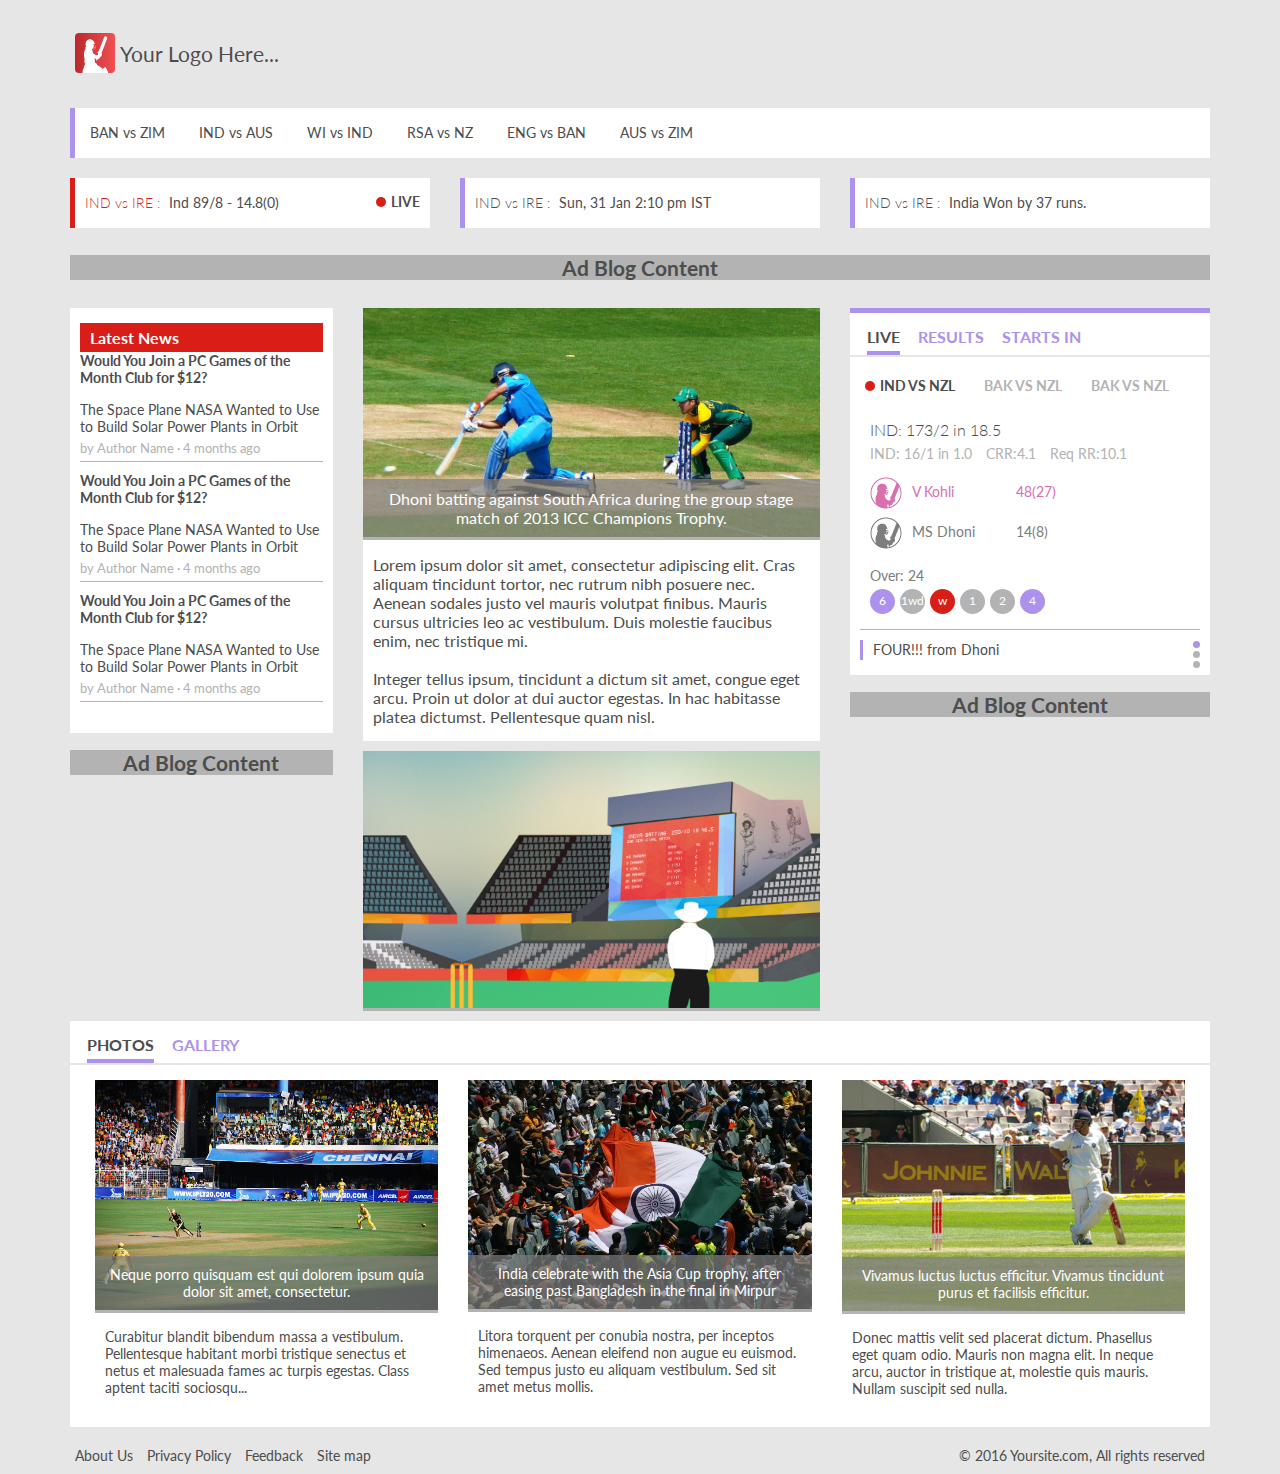
<file: index.html>
<!DOCTYPE html>
<html lang="en">
  <head>
    <meta charset="utf-8">
    <meta http-equiv="X-UA-Compatible" content="IE=edge">
    <meta name="viewport" content="width=device-width, initial-scale=1">

    <title>ScoreBoard</title>

    <link href='http://fonts.googleapis.com/css?family=Lato&subset=latin,latin-ext' rel='stylesheet' type='text/css'>
    <link rel="stylesheet" href="https://maxcdn.bootstrapcdn.com/font-awesome/4.5.0/css/font-awesome.min.css">

    <link rel="stylesheet" href="css/lavenderTheme.css"/> 

  </head>
  <body>
    <!--Whole Container -->
    <div class="rca-container">

      <!--Logo Holder-->
      <div class="rca-row">
        <div class="rca-column-12">
          <div class="rca-logo">
            <h2>
              <span><img src="images/logo-01.svg" style="width: 50px;"></span><span>Your Logo Here...</span>
            </h2>
          </div>
        </div>
      </div>
      


      <!--Widget Outer-->
      <div class="rca-row">
        <div class="rca-column-12">
          <!--Widget Inner -->
          <div class="rca-menu-scroll rca-left-border">
            <ul class="rca-season-list">
              <li>
                <a href="/widgets.html">
                  BAN vs ZIM
                </a>
              </li>
              <li>
                <a href="#">
                  IND vs AUS
                </a>
              </li>
              <li>
                <a href="/widgets.html">
                  WI vs IND
                </a>
              </li>
              <li>
                <a href="/widgets.html">
                  RSA vs NZ
                </a>
              </li>
              <li>
                <a href="/widgets.html">
                  ENG vs BAN
                </a>
              </li>
              <li>
                <a href="/widgets.html">
                  AUS vs ZIM
                </a>
              </li>
            </ul>
          </div>
        </div>
      </div>
      <!--Widget Outer-->
      <div class="rca-row">
        <!--Widget Inner -->
        <div class="rca-column-4">
          <!--Live Season-->
          <div class="rca-menu-widget rca-live-season rca-left-border">
            <a href="/widgets.html" class="rca-padding">
              <span class="rca-match-title rca-live-text">IND vs IRE : </span><span class="rca-match-score">Ind 89/8 - 14.8(0)</span>
              <span class="rca-live-label rca-right">Live</span>
            </a>
          </div>
        </div>
        
        <!--Widget Inner -->
        <div class="rca-column-4">
          <!--Upcoming Match-->
          <div class="rca-menu-widget rca-left-border">
            <a href="/widgets.html" class="rca-padding">
              <span class="rca-match-title">IND vs IRE : </span><span class="rca-match-score">Sun, 31 Jan 2:10 pm IST</span>
            </a>
          </div>
        </div>

        <!--Widget Inner -->
        <div class="rca-column-4">
          <!--Upcoming Match-->
          <div class="rca-menu-widget rca-left-border">
            <a href="/widgets.html" class="rca-padding">
              <span class="rca-match-title">IND vs IRE : </span><span class="rca-match-score">India Won by 37 runs.</span>
            </a>
          </div>
        </div>
      </div>

      <div class="rca-row">
        <div class="rca-column-12">
          <div class="rca-blog-image">
            <h2>Ad Blog Content</h2>
          </div>
        </div>
      </div>
      <div class="rca-row">
        <div class="rca-column-3">
          <!--Match Series-->
          <div class="rca-news-widget rca-padding">
            <h3>Latest News</h3>
            <div class="rca-post">
              <h4>
                <a href="#">Would You Join a PC Games of the Month Club for $12?
                </a>
              </h4>
              <p>The Space Plane NASA Wanted to Use to Build Solar Power Plants in Orbit</p>
              <p class="rca-post-info">by Author Name · 4 months ago</p>
            </div>
            <div class="rca-post">
              <h4>
                <a href="#">Would You Join a PC Games of the Month Club for $12?
                </a>
              </h4>
              <p>The Space Plane NASA Wanted to Use to Build Solar Power Plants in Orbit</p>
              <p class="rca-post-info">by Author Name · 4 months ago</p>
            </div>
            <div class="rca-post">
              <h4>
                <a href="#">Would You Join a PC Games of the Month Club for $12?
                </a>
              </h4>
              <p>The Space Plane NASA Wanted to Use to Build Solar Power Plants in Orbit</p>
              <p class="rca-post-info">by Author Name · 4 months ago</p>
            </div>
          </div>

          <div class="rca-blog-image">
            <h2>Ad Blog Content</h2>
          </div>
        </div>
        <div class="rca-column-5">
          <!--Match Series-->
          <div class="rca-medium-widget rca-blog-content">
            <div class="rca-blog-image">
              <a href="#">
                <img src="images/Mahendra_Singh_Dhoni_batting.jpg">
              </a>
              <div class="rca-blog-head">
                Dhoni batting against South Africa during the group stage match of 2013 ICC Champions Trophy.
              </div>
            </div>
            <div class="rca-padding">
              Lorem ipsum dolor sit amet, consectetur adipiscing elit. Cras aliquam tincidunt tortor, nec rutrum nibh posuere nec. Aenean sodales justo vel mauris volutpat finibus. Mauris cursus ultricies leo ac vestibulum. Duis molestie faucibus enim, nec tristique mi.<br/><br/> Integer tellus ipsum, tincidunt a dictum sit amet, congue eget arcu. Proin ut dolor at dui auctor egestas. In hac habitasse platea dictumst. Pellentesque quam nisl.
            </div>           
          </div>

          <div class="rca-blog-image">
            <a href="#">
              <img src="images/banner.jpg">
            </a>
          </div>

        </div>
        <div class="rca-column-4">
          <!--Match Series-->
          <div class="rca-mini-widget rca-top-border rca-tab-simple">
            <ul class="rca-tab-list">
              <li class="rca-tab-link active" data-tab="ltab-1" onclick="showTab(this);">Live</li>
              <li class="rca-tab-link" data-tab="ltab-2" onclick="showTab(this);">Results</li>
              <li class="rca-tab-link" data-tab="ltab-3" onclick="showTab(this);">Starts In</li>
            </ul>
            <div id="ltab-1" class="rca-padding rca-tab-content rca-multi-season active">    
              <ul class="rca-tab-list">
                <li class="rca-tab-link active" data-tab="iltab-1" onclick="showTab(this);">
                  <span class="rca-live-label">IND vs NZL</span>
                </li>
                <li class="rca-tab-link" data-tab="iltab-2" onclick="showTab(this);">
                  <span class="rca-live-label">BAK vs NZL</span>
                </li>
                <li class="rca-tab-link" data-tab="iltab-3" onclick="showTab(this);">
                  <span class="rca-live-label">BAK vs NZL</span>
                </li>
              </ul> 
              <div id="iltab-1" class="rca-tab-content active">         
                <div class="rca-padding">
                  <h3 class="rca-match-title">
                    <a href="/widgets.html">
                      IND: 173/2 in 18.5
                    </a>
                  </h3>
                  <p class="rca-match-info">
                    <span>IND: 16/1 in 1.0</span>
                    <span>CRR:4.1</span>
                    <span>Req RR:10.1</span>
                  </p>
                  <div class="rca-top-padding">
                    <div class="rca-batsman striker">
                      <span class="player">V Kohli</span>
                      <span>48(27)</span>
                    </div>
                    <div class="rca-batsman">
                      <span class="player">MS Dhoni</span>
                      <span>14(8)</span>
                    </div>
                  </div>
                  <div class="rca-ball-detail">
                    <div class="rca-match-schedule">
                      Over: 24
                    </div>
                    <ul class="rca-ball-by">
                      <li class="b6">6</li>
                      <li class="">1wd</li>
                      <li class="w">w</li>
                      <li class="">1</li>
                      <li class="">2</li>
                      <li class="b6">4</li>
                    </ul>
                  </div>
                </div>
                <div class="rca-top-padding rca-score-status">
                  <div class="rca-status-scroll">
                    FOUR!!! from Dhoni
                  </div>
                  <ul class="rca-bullet-list">
                    <li class="active" data-tab="#status1"></li>
                    <li data-tab="#status2"></li>
                    <li data-tab="#status3"></li>
                  </ul>
                </div>
              </div>
              <div id="iltab-2" class="rca-tab-content">         
                <div class="rca-padding">
                  <h3 class="rca-match-title">
                    <a href="/widgets.html">
                      BAK: 93/8 in 19.2
                    </a>
                  </h3>
                  <p class="rca-match-info">
                    <span>BAK: 16/1 in 1.0</span>
                    <span>CRR:4.1</span>
                    <span>Req RR:10.1</span>
                  </p>
                  <div class="rca-top-padding">
                    <div class="rca-batsman striker">
                      <span class="player">V Kohli</span>
                      <span>48(27)</span>
                    </div>
                    <div class="rca-batsman">
                      <span class="player">MS Dhoni</span>
                      <span>14(8)</span>
                    </div>
                  </div>
                  <div class="rca-ball-detail">
                    <div class="rca-match-schedule">
                      Over: 24
                    </div>
                    <ul class="rca-ball-by">
                      <li class="b6">6</li>
                      <li class="">1wd</li>
                      <li class="w">w</li>
                      <li class="">1</li>
                      <li class="">2</li>
                      <li class="b6">4</li>
                    </ul>
                  </div>
                </div>
                <div class="rca-top-padding rca-score-status">
                  <div class="rca-status-scroll">
                    FOUR!!! from Dhoni
                  </div>
                  <ul class="rca-bullet-list">
                    <li class="active" data-tab="#status1"></li>
                    <li data-tab="#status2"></li>
                    <li data-tab="#status3"></li>
                  </ul>
                </div>
              </div>
            </div>
            <div id="ltab-2" class="rca-padding rca-tab-content">
              <div class="rca-match-detail rca-padding">
                <h3 class="rca-match-title">
                  <a href="/widgets.html">BAN vs ZIM</a>
                  <span class="rca-match-info rca-right">
                    2nd T20 Match
                  </span>
                </h3>
                <p class="rca-duration">Bangaladesh Won by 20 runs</p>
                <p class="rca-match-schedule">Sun, 31 Jan 2:10 pm IST</p>
              </div>
              <div class="rca-match-detail rca-padding">
                <h3 class="rca-match-title">
                  <a href="/widgets.html">BAN vs ZIM</a>
                  <span class="rca-match-info rca-right">
                    2nd T20 Match
                  </span>
                </h3>
                <p class="rca-duration">Bangaladesh Won by 20 runs</p>
                <p class="rca-match-schedule">Sun, 31 Jan 2:10 pm IST</p>
              </div>
            </div>
            <div id="ltab-3" class="rca-padding rca-tab-content">
              <div class="rca-match-detail rca-padding">
                <h3 class="rca-match-title">
                  <a href="/widgets.html">BAN vs ZIM</a>
                  <span class="rca-match-info rca-right">
                    2nd T20 Match
                  </span>
                </h3>
                <p class="rca-duration">Start in 21hrs</p>
                <p class="rca-match-schedule">Sun, 31 Jan 2:10 pm IST</p>
              </div>
              <div class="rca-match-detail rca-padding">
                <h3 class="rca-match-title">
                  <a href="/widgets.html">BAN vs ZIM</a>
                  <span class="rca-match-info rca-right">
                    2nd T20 Match
                  </span>
                </h3>
                <p class="rca-duration">Start in 21hrs</p>
                <p class="rca-match-schedule">Sun, 31 Jan 2:10 pm IST</p>
              </div>
            </div>
          </div>
          
          <div class="rca-blog-image">
            <h2>Ad Blog Content</h2>
          </div>
        </div>
      </div>

      <div class="rca-row">
        <div class="rca-column-12">
          <div class="rca-mini-widget rca-tab-simple">
            <ul class="rca-tab-list">
              <li class="rca-tab-link active" data-tab="rtab-1" onclick="showTab(this);">Photos</li>
              <li class="rca-tab-link" data-tab="rtab-2" onclick="showTab(this);">Gallery</li>
            </ul>
            <div id="rtab-1" class="rca-padding rca-tab-content active">              
              <div class="rca-column-4">
                <div class="rca-blog-content">
                  <div class="rca-blog-image">
                    <a href="#">
                      <img src="images/1200px-IPL_T20_Chennai_vs_Kolkata.jpg">
                    </a>
                    <div class="rca-blog-head">
                      Neque porro quisquam est qui dolorem ipsum quia dolor sit amet, consectetur.
                    </div>
                  </div>
                  <div class="rca-padding">
                    Curabitur blandit bibendum massa a vestibulum. Pellentesque habitant morbi tristique senectus et netus et malesuada fames ac turpis egestas. Class aptent taciti sociosqu...
                  </div>   
                </div>
              </div>
              <div class="rca-column-4">
                <div class="rca-blog-content">
                  <div class="rca-blog-image">
                    <a href="#">
                      <img src="images/1200px-Flagcricket.jpg">
                    </a>
                    <div class="rca-blog-head">
                      India celebrate with the Asia Cup trophy, after easing past Bangladesh in the final in Mirpur
                    </div>
                  </div>
                  <div class="rca-padding">
                    Litora torquent per conubia nostra, per inceptos himenaeos. Aenean eleifend non augue eu euismod. Sed tempus justo eu aliquam vestibulum. Sed sit amet metus mollis.
                  </div>   
                </div>
              </div>
              <div class="rca-column-4">
                <div class="rca-blog-content">
                  <div class="rca-blog-image">
                    <a href="#">
                      <img src="images/Sachin_at_the_other_end.jpg">
                    </a>
                    <div class="rca-blog-head">
                      Vivamus luctus luctus efficitur. Vivamus tincidunt purus et facilisis efficitur.
                    </div>
                  </div>
                  <div class="rca-padding">
                    Donec mattis velit sed placerat dictum. Phasellus eget quam odio. Mauris non magna elit. In neque arcu, auctor in tristique at, molestie quis mauris. Nullam suscipit sed nulla.
                  </div>   
                </div>
              </div>
              <div class="rca-clear"></div>
            </div>
            <div id="rtab-2" class="rca-padding rca-tab-content">
              <div class="rca-clear"></div>
            </div>
          </div>
        </div>
      </div>


      <div class="rca-row">
        <div class="rca-column-8">
          <ul class="rca-footer">
            <li><a href="">About Us</a></li>
            <li><a href="">Privacy Policy</a></li>
            <li><a href="">Feedback</a></li>
            <li><a href="">Site map</a></li>
          </ul>
        </div>
        <div class="rca-column-4">
          <ul class="rca-footer rca-right">
            <li>© 2016 <a href="">Yoursite.com</a>, All rights reserved </li>
          </ul>
        </div>
      </div>
    </div>

   <script>
      function showTab(event) {
        var sourceParent = event.parentElement.parentElement;
        var sourceChilds = sourceParent.getElementsByClassName("rca-tab-content");
        var sourceLinkParent = sourceParent.getElementsByClassName("rca-tab-link");
        for (var i=0; i < sourceChilds.length; i++) {
          sourceChilds.item(i).classList.remove("active");
        }
        for (var i=0; i < sourceLinkParent.length; i++) {
          sourceLinkParent.item(i).classList.remove("active");
        }
        var dataTab= event.getAttribute("data-tab");

        event.classList.add("active");
        // document.getElementById(dataTab).className = tabClass + ' active';
        document.getElementById(dataTab).className += ' active';
      }

    </script>

  </body>
</html>
</file>
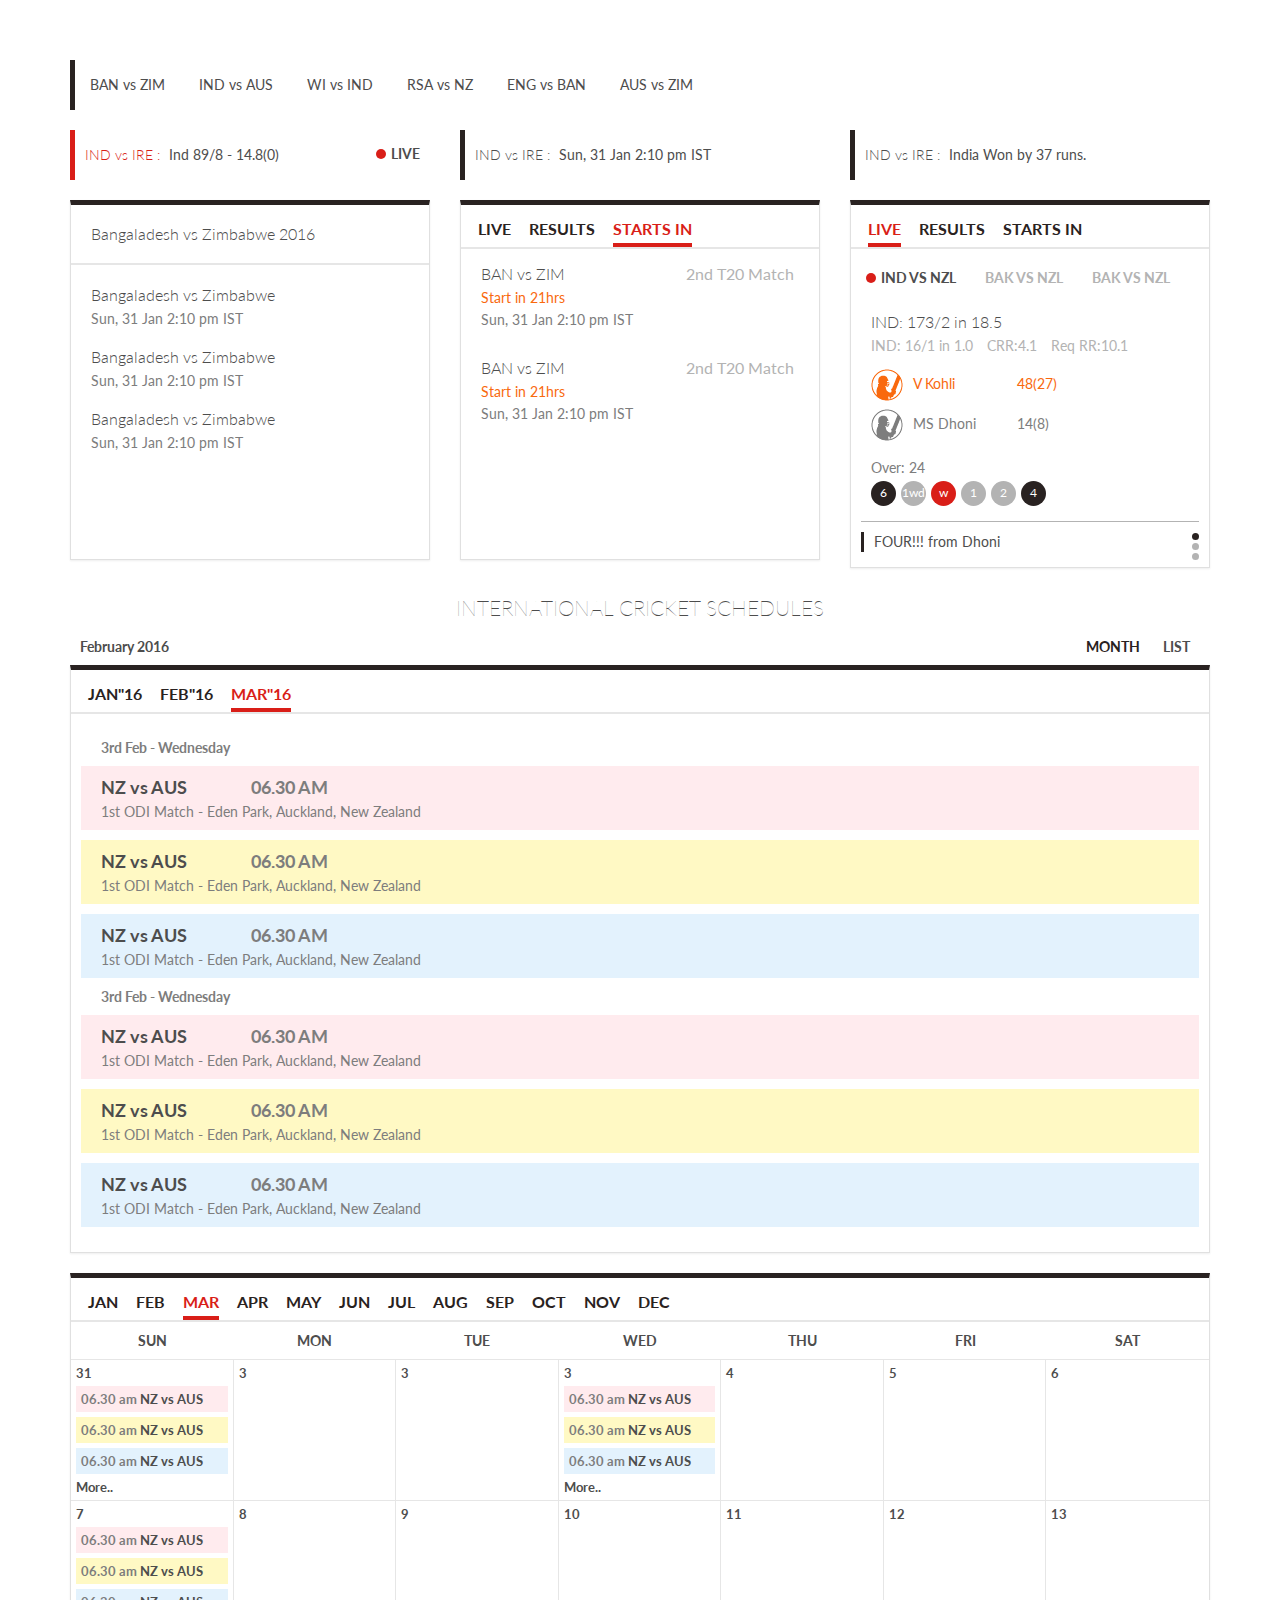
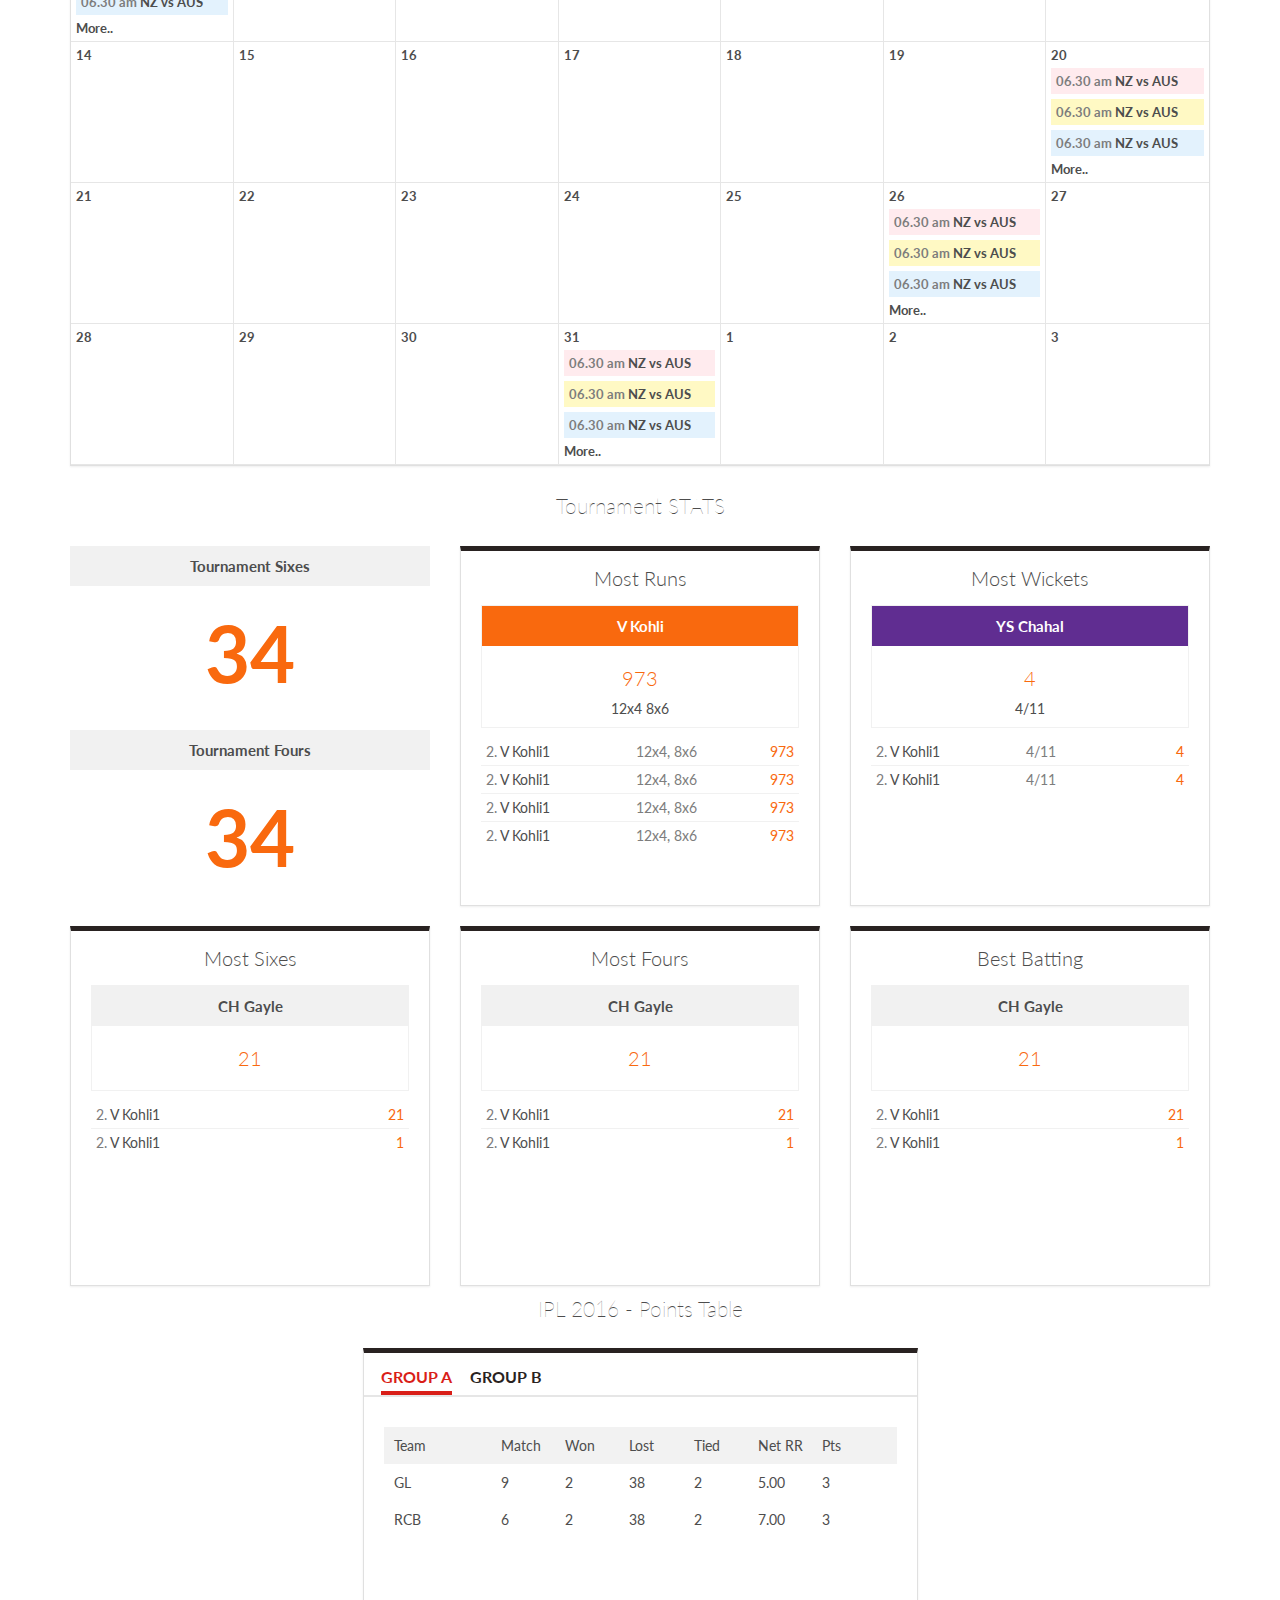
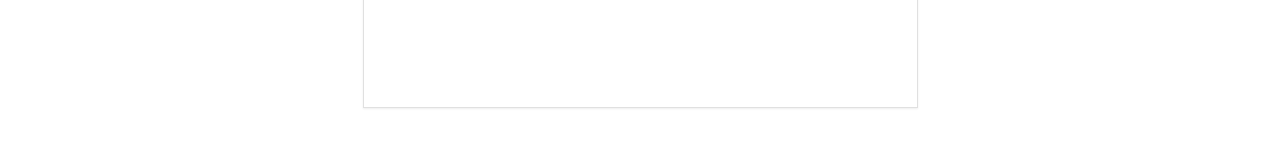
<file: widgets.html>
<!DOCTYPE html>
<html lang="en">
  <head>
    <meta charset="utf-8">
    <meta http-equiv="X-UA-Compatible" content="IE=edge">
    <meta name="viewport" content="width=device-width, initial-scale=1">

    <title>ScoreBoard</title>

    <link href='http://fonts.googleapis.com/css?family=Lato&subset=latin,latin-ext' rel='stylesheet' type='text/css'>
    <link rel="stylesheet" href="https://maxcdn.bootstrapcdn.com/font-awesome/4.5.0/css/font-awesome.min.css">

    <link rel="stylesheet" href="css/blackTheme.css"/>

  </head>
  <body>
    <!--Whole Container -->
    <div class="rca-container rca-margin">
      <!--Widget Outer-->
      <div class="rca-row">
        <!--Widget Inner -->
        <div class="rca-column-12">
          <div class="rca-menu-widget rca-left-border">
            <ul class="rca-season-list">
              <li>
                <a href="/widgets.html">
                  BAN vs ZIM
                </a>
              </li>
              <li>
                <a href="#">
                  IND vs AUS
                </a>
              </li>
              <li>
                <a href="/widgets.html">
                  WI vs IND
                </a>
              </li>
              <li>
                <a href="/widgets.html">
                  RSA vs NZ
                </a>
              </li>
              <li>
                <a href="/widgets.html">
                  ENG vs BAN
                </a>
              </li>
              <li>
                <a href="/widgets.html">
                  AUS vs ZIM
                </a>
              </li>
            </ul>
          </div>
        </div>
      </div>

      <!--Widget Outer-->
      <div class="rca-row">
        <!--Widget Inner -->
        <div class="rca-column-4">
          <!--Live Season-->
          <div class="rca-menu-widget rca-live-season rca-left-border">
            <a href="/widgets.html" class="rca-padding">
              <span class="rca-match-title rca-live-text">IND vs IRE : </span><span class="rca-match-score">Ind 89/8 - 14.8(0)</span>
              <span class="rca-live-label rca-right">Live</span>
            </a>
          </div>
        </div>
        
        <!--Widget Inner -->
        <div class="rca-column-4">
          <!--Upcoming Match-->
          <div class="rca-menu-widget rca-left-border">
            <a href="/widgets.html" class="rca-padding">
              <span class="rca-match-title">IND vs IRE : </span><span class="rca-match-score">Sun, 31 Jan 2:10 pm IST</span>
            </a>
          </div>
        </div>

        <!--Widget Inner -->
        <div class="rca-column-4">
          <!--Upcoming Match-->
          <div class="rca-menu-widget rca-left-border">
            <a href="/widgets.html" class="rca-padding">
              <span class="rca-match-title">IND vs IRE : </span><span class="rca-match-score">India Won by 37 runs.</span>
            </a>
          </div>
        </div>
      </div>

      <!--Widget Outer-->
      <div class="rca-row">
        <!--Widget Inner -->
        <div class="rca-column-4">
          <!--Match Series-->
          <div class="rca-mini-widget rca-top-border rca-match-series">
            <h2 class="rca-match-title">
              <a href="/main.html">
                Bangaladesh vs Zimbabwe 2016
              </a>
            </h2>
            <div class="rca-content-padding">
              <div class="rca-match-detail">
                <h3 class="rca-match-title">
                  <a href="/main.html">
                    Bangaladesh vs Zimbabwe
                  </a>
                </h3>
                <p class="rca-match-schedule">Sun, 31 Jan 2:10 pm IST</p>
              </div>
              <div class="rca-match-detail">
                <h3 class="rca-match-title">
                  <a href="/main.html">
                    Bangaladesh vs Zimbabwe
                  </a>
                </h3>
                <p class="rca-match-schedule">Sun, 31 Jan 2:10 pm IST</p>
              </div>
              <div class="rca-match-detail">
                <h3 class="rca-match-title">
                  <a href="/main.html">
                    Bangaladesh vs Zimbabwe
                  </a>
                </h3>
                <p class="rca-match-schedule">Sun, 31 Jan 2:10 pm IST</p>
              </div>
            </div>
          </div>
        </div>

        <!--Widget Inner -->
        <div class="rca-column-4">
          <!--Season Series-->
          <!-- <div class="rca-mini-widget rca-top-border ">
            <ul class="rca-tab-list">
              <li class="rca-tab-link" data-tab="tab-1" onclick="showTab(this);">Live</li>
              <li class="rca-tab-link" data-tab="tab-2" onclick="showTab(this);">Results</li>
              <li class="rca-tab-link active" data-tab="tab-3" onclick="showTab(this);">Starts In</li>
            </ul>
            <div id="tab-1" class="rca-padding rca-tab-content">
              <div class="rca-inside-tab">
                <h2 data-tab="inside-tab1" onclick="showBlock(this);">BAN vs IND
                  <i class="fa fa-angle-down"></i>
                </h2>
                <div class="rca-inside-content">
                  <div class="rca-match-detail rca-padding">
                    <h3 class="rca-match-title">
                      <a href="#">BAN vs ZIM</a>
                      <span class="rca-match-info rca-right">
                        2nd T20 Match
                      </span>
                    </h3>
                    <p class="rca-duration">Start in 21hrs</p>
                    <p class="rca-match-schedule">Sun, 31 Jan 2:10 pm IST</p>
                  </div>
                  <div class="rca-match-detail rca-padding">
                    <h3 class="rca-match-title">
                      <a href="#">BAN vs ZIM</a>
                      <span class="rca-match-info rca-right">
                        2nd T20 Match
                      </span>
                    </h3>
                    <p class="rca-duration">Start in 21hrs</p>
                    <p class="rca-match-schedule">Sun, 31 Jan 2:10 pm IST</p>
                  </div>
                </div>

              </div>
              <div class="rca-inside-tab active">
                <h2 data-tab="inside-tab1" onclick="showBlock(this);">BAN vs IND
                  <i class="fa fa-angle-up"></i>
                </h2>
                <div class="rca-inside-content">
                  <div class="rca-match-detail rca-padding">
                    <h3 class="rca-match-title">
                      <a href="#">BAN vs ZIM</a>
                      <span class="rca-match-info rca-right">
                        2nd T20 Match
                      </span>
                    </h3>
                    <p class="rca-duration">Start in 21hrs</p>
                    <p class="rca-match-schedule">Sun, 31 Jan 2:10 pm IST</p>
                  </div>
                  <div class="rca-match-detail rca-padding">
                    <h3 class="rca-match-title">
                      <a href="#">BAN vs ZIM</a>
                      <span class="rca-match-info rca-right">
                        2nd T20 Match
                      </span>
                    </h3>
                    <p class="rca-duration">Start in 21hrs</p>
                    <p class="rca-match-schedule">Sun, 31 Jan 2:10 pm IST</p>
                  </div>
                </div>

              </div>
            </div>
            <div id="tab-2" class="rca-padding rca-tab-content">
              
            </div>
            <div id="tab-3" class="rca-padding rca-tab-content active">
              <div class="rca-inside-tab">
                <h2 data-tab="inside-tab1" onclick="showBlock(this);">BAN vs IND
                  <i class="fa fa-angle-down"></i>
                </h2>
                <div class="rca-inside-content">
                  <div class="rca-match-detail rca-padding">
                    <h3 class="rca-match-title">
                      <a href="#">BAN vs ZIM</a>
                      <span class="rca-match-info rca-right">
                        2nd T20 Match
                      </span>
                    </h3>
                    <p class="rca-duration">Start in 21hrs</p>
                    <p class="rca-match-schedule">Sun, 31 Jan 2:10 pm IST</p>
                  </div>
                  <div class="rca-match-detail rca-padding">
                    <h3 class="rca-match-title">
                      <a href="#">BAN vs ZIM</a>
                      <span class="rca-match-info rca-right">
                        2nd T20 Match
                      </span>
                    </h3>
                    <p class="rca-duration">Start in 21hrs</p>
                    <p class="rca-match-schedule">Sun, 31 Jan 2:10 pm IST</p>
                  </div>
                </div>

              </div>
              <div class="rca-inside-tab active">
                <h2 data-tab="inside-tab1" onclick="showBlock(this);">BAN vs IND
                  <i class="fa fa-angle-up"></i>
                </h2>
                <div class="rca-inside-content">
                  <div class="rca-match-detail rca-padding">
                    <h3 class="rca-match-title">
                      <a href="#">BAN vs ZIM</a>
                      <span class="rca-match-info rca-right">
                        2nd T20 Match
                      </span>
                    </h3>
                    <p class="rca-duration">Start in 21hrs</p>
                    <p class="rca-match-schedule">Sun, 31 Jan 2:10 pm IST</p>
                  </div>
                  <div class="rca-match-detail rca-padding">
                    <h3 class="rca-match-title">
                      <a href="#">BAN vs ZIM</a>
                      <span class="rca-match-info rca-right">
                        2nd T20 Match
                      </span>
                    </h3>
                    <p class="rca-duration">Start in 21hrs</p>
                    <p class="rca-match-schedule">Sun, 31 Jan 2:10 pm IST</p>
                  </div>
                </div>

              </div>
            </div>
          </div> -->

          <!--Live Match Series-->
          <div class="rca-mini-widget rca-top-border  rca-tab-simple">
            <ul class="rca-tab-list">
              <li class="rca-tab-link" data-tab="tab-11" onclick="showTab(this);">Live</li>
              <li class="rca-tab-link" data-tab="tab-12" onclick="showTab(this);">Results</li>
              <li class="rca-tab-link active" data-tab="tab-13" onclick="showTab(this);">Starts In</li>
            </ul>
            <div id="tab-11" class="rca-padding rca-tab-content">              
              <div class="rca-padding">
                <h3 class="rca-match-title">
                  <a href="/main.html">
                    IND: 173/2 in 18.5                  
                    <span class="rca-live-label rca-right">IND vs NZL</span>
                  </a>
                </h3>
                <p class="rca-match-info">
                  <span>IND: 16/1 in 1.0</span>
                  <span>CRR:4.1</span>
                  <span>Req RR:10.1</span>
                </p>
                <div class="rca-top-padding">
                  <div class="rca-batsman striker">
                    <span class="player">V Kohli</span>
                    <span>48(27)</span>
                  </div>
                  <div class="rca-batsman">
                    <span class="player">MS Dhoni</span>
                    <span>14(8)</span>
                  </div>
                </div>
                <div class="rca-ball-detail">
                  <div class="rca-match-schedule">
                    Over: 24
                  </div>
                  <ul class="rca-ball-by">
                    <li class="b6">6</li>
                    <li class="">1wd</li>
                    <li class="rca-wicket">w</li>
                    <li class="">1</li>
                    <li class="">2</li>
                    <li class="b6">4</li>
                  </ul>
                </div>
              </div>
              <div class="rca-top-padding rca-score-status">
                <div class="rca-status-scroll">
                  FOUR!!! from Dhoni
                </div>
                <ul class="rca-bullet-list">
                  <li class="active" data-tab="#status1"></li>
                  <li data-tab="#status2"></li>
                  <li data-tab="#status3"></li>
                </ul>
              </div>
            </div>
            <div id="tab-12" class="rca-padding rca-tab-content">
              <div class="rca-match-detail rca-padding">
                <h3 class="rca-match-title">
                  <a href="/main.html">BAN vs ZIM</a>
                  <span class="rca-match-info rca-right">
                    2nd T20 Match
                  </span>
                </h3>
                <p class="rca-duration">Bangaladesh Won by 20 runs</p>
                <p class="rca-match-schedule">Sun, 31 Jan 2:10 pm IST</p>
              </div>
              <div class="rca-match-detail rca-padding">
                <h3 class="rca-match-title">
                  <a href="/main.html">BAN vs ZIM</a>
                  <span class="rca-match-info rca-right">
                    2nd T20 Match
                  </span>
                </h3>
                <p class="rca-duration">Bangaladesh Won by 20 runs</p>
                <p class="rca-match-schedule">Sun, 31 Jan 2:10 pm IST</p>
              </div>
            </div>
            <div id="tab-13" class="rca-padding rca-tab-content active">
              <div class="rca-match-detail rca-padding">
                <h3 class="rca-match-title">
                  <a href="/main.html">BAN vs ZIM</a>
                  <span class="rca-match-info rca-right">
                    2nd T20 Match
                  </span>
                </h3>
                <p class="rca-duration">Start in 21hrs</p>
                <p class="rca-match-schedule">Sun, 31 Jan 2:10 pm IST</p>
              </div>
              <div class="rca-match-detail rca-padding">
                <h3 class="rca-match-title">
                  <a href="/main.html">BAN vs ZIM</a>
                  <span class="rca-match-info rca-right">
                    2nd T20 Match
                  </span>
                </h3>
                <p class="rca-duration">Start in 21hrs</p>
                <p class="rca-match-schedule">Sun, 31 Jan 2:10 pm IST</p>
              </div>
            </div>
          </div>
        </div>

        <!--Widget Inner -->
        <div class="rca-column-4">
          <!--Match Series-->
          <div class="rca-mini-widget rca-top-border  rca-tab-simple">
            <ul class="rca-tab-list">
              <li class="rca-tab-link active" data-tab="rtab-11" onclick="showTab(this);">Live</li>
              <li class="rca-tab-link" data-tab="rtab-12" onclick="showTab(this);">Results</li>
              <li class="rca-tab-link" data-tab="rtab-13" onclick="showTab(this);">Starts In</li>
            </ul>
            <div id="rtab-11" class="rca-padding rca-tab-content rca-multi-season active">    
              <ul class="rca-tab-list">
                <li class="rca-tab-link active" data-tab="iltab-1" onclick="showTab(this);">
                  <span class="rca-live-label">IND vs NZL</span>
                </li>
                <li class="rca-tab-link" data-tab="iltab-2" onclick="showTab(this);">
                  <span class="rca-live-label">BAK vs NZL</span>
                </li>
                <li class="rca-tab-link" data-tab="iltab-3" onclick="showTab(this);">
                  <span class="rca-live-label">BAK vs NZL</span>
                </li>
              </ul> 
              <div id="iltab-1" class="rca-tab-content active">         
                <div class="rca-padding">
                  <h3 class="rca-match-title">
                    <a href="/main.html">
                      IND: 173/2 in 18.5
                    </a>
                  </h3>
                  <p class="rca-match-info">
                    <span>IND: 16/1 in 1.0</span>
                    <span>CRR:4.1</span>
                    <span>Req RR:10.1</span>
                  </p>
                  <div class="rca-top-padding">
                    <div class="rca-batsman striker">
                      <span class="player">V Kohli</span>
                      <span>48(27)</span>
                    </div>
                    <div class="rca-batsman">
                      <span class="player">MS Dhoni</span>
                      <span>14(8)</span>
                    </div>
                  </div>
                  <div class="rca-ball-detail">
                    <div class="rca-match-schedule">
                      Over: 24
                    </div>
                    <ul class="rca-ball-by">
                      <li class="b6">6</li>
                      <li class="">1wd</li>
                      <li class="w">w</li>
                      <li class="">1</li>
                      <li class="">2</li>
                      <li class="b6">4</li>
                    </ul>
                  </div>
                </div>
                <div class="rca-top-padding rca-score-status">
                  <div class="rca-status-scroll">
                    FOUR!!! from Dhoni
                  </div>
                  <ul class="rca-bullet-list">
                    <li class="active" data-tab="#status1"></li>
                    <li data-tab="#status2"></li>
                    <li data-tab="#status3"></li>
                  </ul>
                </div>
              </div>
              <div id="iltab-2" class="rca-tab-content">         
                <div class="rca-padding">
                  <h3 class="rca-match-title">
                    <a href="/main.html">
                      BAK: 173/2 in 18.5
                    </a>
                  </h3>
                  <p class="rca-match-info">
                    <span>BAK: 16/1 in 1.0</span>
                    <span>CRR:4.1</span>
                    <span>Req RR:10.1</span>
                  </p>
                  <div class="rca-top-padding">
                    <div class="rca-batsman striker">
                      <span class="player">V Kohli</span>
                      <span>48(27)</span>
                    </div>
                    <div class="rca-batsman">
                      <span class="player">MS Dhoni</span>
                      <span>14(8)</span>
                    </div>
                  </div>
                  <div class="rca-ball-detail">
                    <div class="rca-match-schedule">
                      Over: 24
                    </div>
                    <ul class="rca-ball-by">
                      <li class="b6">6</li>
                      <li class="">1wd</li>
                      <li class="w">w</li>
                      <li class="">1</li>
                      <li class="">2</li>
                      <li class="b6">4</li>
                    </ul>
                  </div>
                </div>
                <div class="rca-top-padding rca-score-status">
                  <div class="rca-status-scroll">
                    FOUR!!! from Dhoni
                  </div>
                  <ul class="rca-bullet-list">
                    <li class="active" data-tab="#status1"></li>
                    <li data-tab="#status2"></li>
                    <li data-tab="#status3"></li>
                  </ul>
                </div>
              </div>
            </div>
            <div id="rtab-12" class="rca-padding rca-tab-content">
              <div class="rca-match-detail rca-padding">
                <h3 class="rca-match-title">
                  <a href="/main.html">BAN vs ZIM</a>
                  <span class="rca-match-info rca-right">
                    2nd T20 Match
                  </span>
                </h3>
                <p class="rca-duration">Bangaladesh Won by 20 runs</p>
                <p class="rca-match-schedule">Sun, 31 Jan 2:10 pm IST</p>
              </div>
              <div class="rca-match-detail rca-padding">
                <h3 class="rca-match-title">
                  <a href="/main.html">BAN vs ZIM</a>
                  <span class="rca-match-info rca-right">
                    2nd T20 Match
                  </span>
                </h3>
                <p class="rca-duration">Bangaladesh Won by 20 runs</p>
                <p class="rca-match-schedule">Sun, 31 Jan 2:10 pm IST</p>
              </div>
            </div>
            <div id="rtab-13" class="rca-padding rca-tab-content">
              <div class="rca-match-detail rca-padding">
                <h3 class="rca-match-title">
                  <a href="/main.html">BAN vs ZIM</a>
                  <span class="rca-match-info rca-right">
                    2nd T20 Match
                  </span>
                </h3>
                <p class="rca-duration">Start in 21hrs</p>
                <p class="rca-match-schedule">Sun, 31 Jan 2:10 pm IST</p>
              </div>
              <div class="rca-match-detail rca-padding">
                <h3 class="rca-match-title">
                  <a href="/main.html">BAN vs ZIM</a>
                  <span class="rca-match-info rca-right">
                    2nd T20 Match
                  </span>
                </h3>
                <p class="rca-duration">Start in 21hrs</p>
                <p class="rca-match-schedule">Sun, 31 Jan 2:10 pm IST</p>
              </div>
            </div>
          </div>
        </div>
      </div>


      <div class="rca-row">
        <div class="rca-column-12">
          <!--Widget Inner -->
          <div class="rca-schedule-widget">
            <h2>INTERNATIONAL CRICKET SCHEDULES</h2>
            <div class="rca-schedule-top">
              <span>February 2016</span>
              <span class="rca-right">
                <a class="active" href="#">
                  <span>MONTH</span>
                </a>
                <a class="" href="#">
                  <span>LIST</span>
                </a>
              </span>
            </div>
            <!--Match Monthly Schedule-->
            <div class="rca-mini-widget rca-top-border">
              <ul class="rca-tab-list">
                <li class="rca-tab-link" data-tab="stab-1" onclick="showTab(this);">Jan"16</li>
                <li class="rca-tab-link" data-tab="stab-2" onclick="showTab(this);">Feb"16</li>
                <li class="rca-tab-link active" data-tab="tab-3" onclick="showTab(this);">Mar"16</li>
              </ul>
              <div id="stab-1" class="rca-padding rca-tab-content active">
                <div class="rca-schedule-date">
                  <h4>3rd Feb - Wednesday</h4>
                  <div class="rca-schedule-detail rca-test">
                    <h2>
                      <a href="/main.html">
                        <span class="rca-team">NZ vs AUS</span><span class="rca-match-time">06.30 AM</span>
                      </a>
                    </h2>
                    <p>1st ODI Match -  Eden Park, Auckland, New Zealand</p>
                  </div>
                  <div class="rca-schedule-detail rca-odi">
                    <h2>
                      <a href="/main.html">
                        <span class="rca-team">NZ vs AUS</span><span class="rca-match-time">06.30 AM</span>
                      </a>
                    </h2>
                    <p>1st ODI Match -  Eden Park, Auckland, New Zealand</p>
                  </div>
                  <div class="rca-schedule-detail rca-t20">
                    <h2>
                      <a href="/main.html">
                        <span class="rca-team">NZ vs AUS</span><span class="rca-match-time">06.30 AM</span>
                      </a>
                    </h2>
                    <p>1st ODI Match -  Eden Park, Auckland, New Zealand</p>
                  </div>
                </div>
                <div class="rca-schedule-date">
                  <h4>3rd Feb - Wednesday</h4>
                  <div class="rca-schedule-detail rca-test">
                    <h2>
                      <a href="/main.html">
                        <span class="rca-team">NZ vs AUS</span><span class="rca-match-time">06.30 AM</span>
                      </a>
                    </h2>
                    <p>1st ODI Match -  Eden Park, Auckland, New Zealand</p>
                  </div>
                  <div class="rca-schedule-detail rca-odi">
                    <h2>
                      <a href="/main.html">
                        <span class="rca-team">NZ vs AUS</span><span class="rca-match-time">06.30 AM</span>
                      </a>
                    </h2>
                    <p>1st ODI Match -  Eden Park, Auckland, New Zealand</p>
                  </div>
                  <div class="rca-schedule-detail rca-t20">
                    <h2>
                      <a href="/main.html">
                        <span class="rca-team">NZ vs AUS</span><span class="rca-match-time">06.30 AM</span>
                      </a>
                    </h2>
                    <p>1st ODI Match -  Eden Park, Auckland, New Zealand</p>
                  </div>
                </div>  
              </div>
              <div id="stab-2" class="rca-padding rca-tab-content">
                
              </div>
            </div>
          </div>
        </div>
      </div>

      <!--Match Complete SChedule-->
      <div class="rca-row">
        <div class="rca-column-12">
          <div class="rca-schedule-widget">
            <!--Widget Inner -->
            <div class="rca-mini-widget rca-top-border">
              <ul class="rca-tab-list">
                <li class="rca-tab-link" data-tab="tab-1" onclick="showTab(this);">Jan</li>
                <li class="rca-tab-link" data-tab="tab-2" onclick="showTab(this);">Feb</li>
                <li class="rca-tab-link active" data-tab="tab-2" onclick="showTab(this);">Mar</li>
                <li class="rca-tab-link" data-tab="tab-2" onclick="showTab(this);">Apr</li>
                <li class="rca-tab-link" data-tab="tab-2" onclick="showTab(this);">May</li>
                <li class="rca-tab-link" data-tab="tab-2" onclick="showTab(this);">Jun</li>
                <li class="rca-tab-link" data-tab="tab-2" onclick="showTab(this);">Jul</li>
                <li class="rca-tab-link" data-tab="tab-2" onclick="showTab(this);">Aug</li>
                <li class="rca-tab-link" data-tab="tab-2" onclick="showTab(this);">Sep</li>
                <li class="rca-tab-link" data-tab="tab-2" onclick="showTab(this);">Oct</li>
                <li class="rca-tab-link" data-tab="tab-2" onclick="showTab(this);">Nov</li>
                <li class="rca-tab-link" data-tab="tab-2" onclick="showTab(this);">Dec</li>
              </ul>
              <div id="tab-1" class="rca-tab-content active">
                <div class="rca-day-calendar">
                  <div class="rca-row">
                    <div class="rca-week-day-header">
                      SUN
                    </div>
                    <div class="rca-week-day-header">
                      MON
                    </div>
                    <div class="rca-week-day-header">
                      TUE
                    </div>
                    <div class="rca-week-day-header">
                      WED
                    </div>
                    <div class="rca-week-day-header">
                      THU
                    </div>
                    <div class="rca-week-day-header">
                      FRI
                    </div>
                    <div class="rca-week-day-header">
                      SAT
                    </div>
                  </div>
                  <div class="rca-row">
                    <div class="rca-week-day">
                      <div class="rca-index">31</div>
                      <div class="rca-schedule-detail rca-test">
                        <h2>
                          <a href="/main.html">
                            <span class="rca-match-time">06.30 AM</span><span class="rca-team">NZ vs AUS</span>
                          </a>
                        </h2>
                      </div>
                      <div class="rca-schedule-detail rca-odi">
                        <h2>
                          <a href="/main.html">
                            <span class="rca-match-time">06.30 AM</span><span class="rca-team">NZ vs AUS</span>
                          </a>
                        </h2>
                      </div>
                      <div class="rca-schedule-detail rca-t20">
                        <h2>
                          <a href="/main.html">
                            <span class="rca-match-time">06.30 AM</span><span class="rca-team">NZ vs AUS</span>
                          </a>
                        </h2>
                      </div>
                      <a href="#">More..</a>
                    </div>
                    <div class="rca-week-day">
                      <div class="rca-index">3</div>
                    </div>
                    <div class="rca-week-day">
                      <div class="rca-index">3</div>
                    </div>
                    <div class="rca-week-day">
                      <div class="rca-index">3</div>
                      <div class="rca-schedule-detail rca-test">
                        <h2>
                          <a href="/main.html">
                            <span class="rca-match-time">06.30 AM</span><span class="rca-team">NZ vs AUS</span>
                          </a>
                        </h2>
                      </div>
                      <div class="rca-schedule-detail rca-odi">
                        <h2>
                          <a href="/main.html">
                            <span class="rca-match-time">06.30 AM</span><span class="rca-team">NZ vs AUS</span>
                          </a>
                        </h2>
                      </div>
                      <div class="rca-schedule-detail rca-t20">
                        <h2>
                          <a href="/main.html">
                            <span class="rca-match-time">06.30 AM</span><span class="rca-team">NZ vs AUS</span>
                          </a>
                        </h2>
                      </div>
                      <a href="/widgets.html">More..</a>
                    </div>
                    <div class="rca-week-day">
                      <div class="rca-index">4</div>
                    </div>
                    <div class="rca-week-day">
                      <div class="rca-index">5</div>
                    </div>
                    <div class="rca-week-day">
                      <div class="rca-index">6</div>
                    </div>
                  </div>
                  <div class="rca-row">
                    <div class="rca-week-day">
                      <div class="rca-index">7</div> 
                      <div class="rca-schedule-detail rca-test">
                        <h2>
                          <a href="/main.html">
                            <span class="rca-match-time">06.30 AM</span><span class="rca-team">NZ vs AUS</span>
                          </a>
                        </h2>
                      </div>
                      <div class="rca-schedule-detail rca-odi">
                        <h2>
                          <a href="/main.html">
                            <span class="rca-match-time">06.30 AM</span><span class="rca-team">NZ vs AUS</span>
                          </a>
                        </h2>
                      </div>
                      <div class="rca-schedule-detail rca-t20">
                        <h2>
                          <a href="/main.html">
                            <span class="rca-match-time">06.30 AM</span><span class="rca-team">NZ vs AUS</span>
                          </a>
                        </h2>
                      </div>
                      <a href="/widgets.html">More..</a>                   
                    </div>
                    <div class="rca-week-day">
                      <div class="rca-index">8</div>
                    </div>
                    <div class="rca-week-day">
                      <div class="rca-index">9</div>
                    </div>
                    <div class="rca-week-day">
                      <div class="rca-index">10</div>
                    </div>
                    <div class="rca-week-day">
                      <div class="rca-index">11</div>
                    </div>
                    <div class="rca-week-day">
                      <div class="rca-index">12</div>
                    </div>
                    <div class="rca-week-day">
                      <div class="rca-index">13</div>
                    </div>
                  </div>
                  <div class="rca-row">
                    <div class="rca-week-day">
                      <div class="rca-index">14</div>                    
                    </div>
                    <div class="rca-week-day">
                      <div class="rca-index">15</div>
                    </div>
                    <div class="rca-week-day">
                      <div class="rca-index">16</div>
                    </div>
                    <div class="rca-week-day">
                      <div class="rca-index">17</div>
                    </div>
                    <div class="rca-week-day">
                      <div class="rca-index">18</div>
                    </div>
                    <div class="rca-week-day">
                      <div class="rca-index">19</div>
                    </div>
                    <div class="rca-week-day">
                      <div class="rca-index">20</div>
                      <div class="rca-schedule-detail rca-test">
                        <h2>
                          <a href="/main.html">
                            <span class="rca-match-time">06.30 AM</span><span class="rca-team">NZ vs AUS</span>
                          </a>
                        </h2>
                      </div>
                      <div class="rca-schedule-detail rca-odi">
                        <h2>
                          <a href="/main.html">
                            <span class="rca-match-time">06.30 AM</span><span class="rca-team">NZ vs AUS</span>
                          </a>
                        </h2>
                      </div>
                      <div class="rca-schedule-detail rca-t20">
                        <h2>
                          <a href="/main.html">
                            <span class="rca-match-time">06.30 AM</span><span class="rca-team">NZ vs AUS</span>
                          </a>
                        </h2>
                      </div>
                      <a href="/widgets.html">More..</a>
                    </div>
                  </div>
                  <div class="rca-row">
                    <div class="rca-week-day">
                      <div class="rca-index">21</div>                    
                    </div>
                    <div class="rca-week-day">
                      <div class="rca-index">22</div>
                    </div>
                    <div class="rca-week-day">
                      <div class="rca-index">23</div>
                    </div>
                    <div class="rca-week-day">
                      <div class="rca-index">24</div>
                    </div>
                    <div class="rca-week-day">
                      <div class="rca-index">25</div>
                    </div>
                    <div class="rca-week-day">
                      <div class="rca-index">26</div>
                      <div class="rca-schedule-detail rca-test">
                        <h2>
                          <a href="/main.html">
                            <span class="rca-match-time">06.30 AM</span><span class="rca-team">NZ vs AUS</span>
                          </a>
                        </h2>
                      </div>
                      <div class="rca-schedule-detail rca-odi">
                        <h2>
                          <a href="/main.html">
                            <span class="rca-match-time">06.30 AM</span><span class="rca-team">NZ vs AUS</span>
                          </a>
                        </h2>
                      </div>
                      <div class="rca-schedule-detail rca-t20">
                        <h2>
                          <a href="/main.html">
                            <span class="rca-match-time">06.30 AM</span><span class="rca-team">NZ vs AUS</span>
                          </a>
                        </h2>
                      </div>
                      <a href="/widgets.html">More..</a>
                    </div>
                    <div class="rca-week-day">
                      <div class="rca-index">27</div>
                    </div>
                  </div>
                  <div class="rca-row">
                    <div class="rca-week-day">
                      <div class="rca-index">28</div>                    
                    </div>
                    <div class="rca-week-day">
                      <div class="rca-index">29</div>
                    </div>
                    <div class="rca-week-day">
                      <div class="rca-index">30</div>
                    </div>
                    <div class="rca-week-day">
                      <div class="rca-index">31</div>
                      <div class="rca-schedule-detail rca-test">
                        <h2>
                          <a href="/main.html">
                            <span class="rca-match-time">06.30 AM</span><span class="rca-team">NZ vs AUS</span>
                          </a>
                        </h2>
                      </div>
                      <div class="rca-schedule-detail rca-odi">
                        <h2>
                          <a href="/main.html">
                            <span class="rca-match-time">06.30 AM</span><span class="rca-team">NZ vs AUS</span>
                          </a>
                        </h2>
                      </div>
                      <div class="rca-schedule-detail rca-t20">
                        <h2>
                          <a href="/main.html">
                            <span class="rca-match-time">06.30 AM</span><span class="rca-team">NZ vs AUS</span>
                          </a>
                        </h2>
                      </div>
                      <a href="/widgets.html">More..</a>
                    </div>
                    <div class="rca-week-day">
                      <div class="rca-index">1</div>
                    </div>
                    <div class="rca-week-day">
                      <div class="rca-index">2</div>
                    </div>
                    <div class="rca-week-day">
                      <div class="rca-index">3</div>
                    </div>
                  </div>
                </div>
              </div>
              <div id="tab-2" class="rca-padding rca-tab-content">
                
              </div>
            </div>
          </div>
        </div>
      </div>


      <!--Stats-->
      <div class="rca-clear"></div>
      <h2 class="rca-stats-title">Tournament STATS</h2>
      <div class="rca-row">        
        <div class="rca-column-4">
          <div class="rca-micro-widget rca-stats">
            <div class="rca-match-start">
              <h3>Tournament Sixes</h3>
              <div class="rca-padding">
                <h2>34</h2> 
              </div>
            </div>  
          </div>
          <div class="rca-micro-widget rca-stats">
            <div class="rca-match-start">
              <h3>Tournament Fours</h3>
              <div class="rca-padding">
                <h2>34</h2> 
              </div>
            </div>  
          </div>
        </div>
        <div class="rca-column-4">
          <!--Season Stats-->
          <div class="rca-mini-widget rca-top-border rca-padding rca-stats">
            <div class="rca-clear"></div>
            <h2>
              Most Runs
            </h2>
            <div class="rca-padding">    
              
              <div class="rca-match-start">
                <h3 class=" top-score">V Kohli</h3>
                <div class="rca-padding">
                  <h2>973</h2>                  
                  <p class="rca-center">
                    12x4 8x6
                  </p>
                </div>
              </div>
              <div class="rca-row rca-name-tag">
                <div class="rca-table">
                  <div class="rca-col rca-name-info">
                    <span class="rca-tag-info">2.</span> V Kohli1
                  </div>
                  <div class="rca-col rca-tag-info">
                    12x4, 8x6
                  </div>
                  <div class="rca-col rca-name-score">
                    973
                  </div>
                </div>
                <div class="rca-table">
                  <div class="rca-col rca-name-info">
                    <span class="rca-tag-info">2.</span> V Kohli1
                  </div>
                  <div class="rca-col rca-tag-info">
                    12x4, 8x6
                  </div>
                  <div class="rca-col rca-name-score">
                    973
                  </div>
                </div>
                <div class="rca-table">
                   <div class="rca-col rca-name-info">
                    <span class="rca-tag-info">2.</span> V Kohli1
                  </div>
                  <div class="rca-col rca-tag-info">
                    12x4, 8x6
                  </div>
                  <div class="rca-col rca-name-score">
                    973
                  </div>
                </div>
                <div class="rca-table">
                   <div class="rca-col rca-name-info">
                    <span class="rca-tag-info">2.</span> V Kohli1
                  </div>
                  <div class="rca-col rca-tag-info">
                    12x4, 8x6
                  </div>
                  <div class="rca-col rca-name-score">
                    973
                  </div>
                </div>
              </div>
            </div>      
          </div>
        </div>

        <div class="rca-column-4">
          <!--Season Stats-->
          <div class="rca-mini-widget rca-top-border rca-padding rca-stats">
            <div class="rca-clear"></div>
            <h2>
              Most Wickets
            </h2>
            <div class="rca-padding">    
              
              <div class="rca-match-start">
                <h3 class="top-bowl">YS Chahal</h3>
                <div class="rca-padding">
                  <h2>4</h2>                  
                  <p class="rca-center">
                    4/11
                  </p>
                </div>
              </div>
              <div class="rca-row rca-name-tag">
                <div class="rca-table">
                  <div class="rca-col rca-name-info">
                    <span class="rca-tag-info">2.</span> V Kohli1
                  </div>
                  <div class="rca-col rca-tag-info">
                    4/11
                  </div>
                  <div class="rca-col rca-name-score">
                    4
                  </div>
                </div>
                <div class="rca-table">
                   <div class="rca-col rca-name-info">
                    <span class="rca-tag-info">2.</span> V Kohli1
                  </div>
                  <div class="rca-col rca-tag-info">
                    4/11
                  </div>
                  <div class="rca-col rca-name-score">
                    4
                  </div>
                </div>
              </div>
            </div>      
          </div>
        </div>
      </div>
      <div class="row">
        <div class="rca-column-4">
          <!--Season Stats-->
          <div class="rca-mini-widget rca-top-border rca-padding rca-stats">
            <div class="rca-clear"></div>
            <h2>
              Most Sixes
            </h2>
            <div class="rca-padding">    
              
              <div class="rca-match-start">
                <h3 class=" top-six">CH Gayle</h3>
                <div class="rca-padding">
                  <h2>21</h2>                  
                  <p class="rca-center">
                    
                  </p>
                </div>
              </div>
              <div class="rca-row rca-name-tag">
                <div class="rca-table">
                   <div class="rca-col rca-name-info">
                    <span class="rca-tag-info">2.</span> V Kohli1
                  </div>
                  <div class="rca-col rca-tag-info">
                   
                  </div>
                  <div class="rca-col rca-name-score">
                    21
                  </div>
                </div>
                <div class="rca-table">
                   <div class="rca-col rca-name-info">
                    <span class="rca-tag-info">2.</span> V Kohli1
                  </div>
                  <div class="rca-col rca-tag-info">
                    
                  </div>
                  <div class="rca-col rca-name-score">
                    1
                  </div>
                </div>
              </div>
            </div>      
          </div>
        </div>

        <div class="rca-column-4">
          <!--Season Stats-->
          <div class="rca-mini-widget rca-top-border rca-padding rca-stats">
            <div class="rca-clear"></div>
            <h2>
              Most Fours
            </h2>
            <div class="rca-padding">    
              
              <div class="rca-match-start">
                <h3 class=" top-six">CH Gayle</h3>
                <div class="rca-padding">
                  <h2>21</h2>                  
                  <p class="rca-center">
                    
                  </p>
                </div>
              </div>
              <div class="rca-row rca-name-tag">
                <div class="rca-table">
                   <div class="rca-col rca-name-info">
                    <span class="rca-tag-info">2.</span> V Kohli1
                  </div>
                  <div class="rca-col rca-tag-info">
                   
                  </div>
                  <div class="rca-col rca-name-score">
                    21
                  </div>
                </div>
                <div class="rca-table">
                   <div class="rca-col rca-name-info">
                    <span class="rca-tag-info">2.</span> V Kohli1
                  </div>
                  <div class="rca-col rca-tag-info">
                    
                  </div>
                  <div class="rca-col rca-name-score">
                    1
                  </div>
                </div>
              </div>
            </div>      
          </div>
        </div>
        <div class="rca-column-4">
          <!--Season Stats-->
          <div class="rca-mini-widget rca-top-border rca-padding rca-stats">
            <div class="rca-clear"></div>
            <h2>
              Best Batting
            </h2>
            <div class="rca-padding">    
              
              <div class="rca-match-start">
                <h3 class=" top-six">CH Gayle</h3>
                <div class="rca-padding">
                  <h2>21</h2>                  
                  <p class="rca-center">
                    
                  </p>
                </div>
              </div>
              <div class="rca-row rca-name-tag">
                <div class="rca-table">
                   <div class="rca-col rca-name-info">
                    <span class="rca-tag-info">2.</span> V Kohli1
                  </div>
                  <div class="rca-col rca-tag-info">
                   
                  </div>
                  <div class="rca-col rca-name-score">
                    21
                  </div>
                </div>
                <div class="rca-table">
                   <div class="rca-col rca-name-info">
                    <span class="rca-tag-info">2.</span> V Kohli1
                  </div>
                  <div class="rca-col rca-tag-info">
                    
                  </div>
                  <div class="rca-col rca-name-score">
                    1
                  </div>
                </div>
              </div>
            </div>      
          </div>
        </div>
      </div>

      <h2 class="rca-stats-title">IPL 2016 -  Points Table</h2>
      <div class="rca-row">
        <div class="rca-column-3"></div>
        <div class="rca-column-6">
          <!--Points Table-->
          <div class="rca-mini-widget rca-top-border rca-stats">
            <ul class="rca-tab-list">
              <li class="rca-tab-link active" data-tab="tab-41" onclick="showTab(this);">Group A</li>
              <li class="rca-tab-link" data-tab="tab-42" onclick="showTab(this);">Group B</li>
            </ul>            
            <div id="tab-41" class="rca-tab-content rca-padding active">
              <div class="rca-bowling-score rca-padding rca-no-border">
                <!-- <h3>IPL 2016 - Group A Points Table</h3> -->
                <div class="rca-row">
                  <div class="rca-header rca-table">
                    <div class="rca-col rca-player">
                      Team
                    </div>
                    <div class="rca-col small">
                      M<span class="rca-hide-mobile">atch</span>
                    </div>
                    <div class="rca-col small">
                      W<span class="rca-hide-mobile">on</span>
                    </div>
                    <div class="rca-col small">
                      L<span class="rca-hide-mobile">ost</span>
                    </div>
                    <div class="rca-col small rca-hide-mobile">
                      Tied
                    </div>
                    <div class="rca-col small rca-hide-mobile">
                      Net RR
                    </div>
                    <div class="rca-col small">
                      Pts
                    </div>
                  </div>
                </div>
                <div class="rca-row">
                  <div class="rca-table">
                    <div class="rca-col rca-player">
                      GL
                    </div>
                    <div class="rca-col small">
                      9
                    </div>
                    <div class="rca-col small">
                      2
                    </div>
                    <div class="rca-col small">
                      38
                    </div>
                    <div class="rca-col small rca-hide-mobile">
                      2
                    </div>
                    <div class="rca-col small rca-hide-mobile">
                      5.00
                    </div>
                    <div class="rca-col small">
                      3
                    </div>
                  </div>
                </div>
                <div class="rca-row">
                  <div class="rca-table">
                    <div class="rca-col rca-player">
                      RCB
                    </div>
                    <div class="rca-col small">
                      6
                    </div>
                    <div class="rca-col small">
                      2
                    </div>
                    <div class="rca-col small">
                      38
                    </div>
                    <div class="rca-col small rca-hide-mobile">
                      2
                    </div>
                    <div class="rca-col small rca-hide-mobile">
                      7.00
                    </div>
                    <div class="rca-col small">
                      3
                    </div>
                  </div>
                </div>
              </div>
            </div>
            <div id="tab-42" class="rca-tab-content rca-padding">
              <div class="rca-bowling-score rca-padding rca-no-border">
                <h3>IPL 2016 - Group B Points Table</h3>
                <div class="rca-row">
                  <div class="rca-header rca-table">
                    <div class="rca-col rca-player">
                      Team
                    </div>
                    <div class="rca-col small">
                      Match
                    </div>
                    <div class="rca-col small">
                      Won
                    </div>
                    <div class="rca-col small">
                      Lost
                    </div>
                    <div class="rca-col small">
                      Tied
                    </div>
                    <div class="rca-col small">
                      Net RR
                    </div>
                    <div class="rca-col small">
                      Pts
                    </div>
                  </div>
                </div>
                <div class="rca-row">
                  <div class="rca-table">
                    <div class="rca-col rca-player">
                      GL
                    </div>
                    <div class="rca-col small">
                      9
                    </div>
                    <div class="rca-col small">
                      2
                    </div>
                    <div class="rca-col small">
                      38
                    </div>
                    <div class="rca-col small">
                      2
                    </div>
                    <div class="rca-col small">
                      5.00
                    </div>
                    <div class="rca-col small">
                      3
                    </div>
                  </div>
                </div>
                <div class="rca-row">
                  <div class="rca-table">
                    <div class="rca-col rca-player">
                      RCB
                    </div>
                    <div class="rca-col small">
                      6
                    </div>
                    <div class="rca-col small">
                      2
                    </div>
                    <div class="rca-col small">
                      38
                    </div>
                    <div class="rca-col small">
                      2
                    </div>
                    <div class="rca-col small">
                      7.00
                    </div>
                    <div class="rca-col small">
                      3
                    </div>
                  </div>
                </div>
              </div>
            </div>
          </div>
        </div>
        <div class="rca-column-3"></div>
        <div class="rca-clear"></div>
      </div>




    </div>

    <script>
      function showBlock(event) {
        var sourceParent = event.parentElement.parentElement;
        var sourceChilds = sourceParent.children;
        var schild = event.children;
        var classIndex = event.parentElement.className.indexOf('active');
        if(classIndex == -1){
          for (var i=0; i < sourceChilds.length; i++) {
            sourceChilds.item(i).className = 'rca-inside-tab';
          }
          event.parentElement.className = event.parentElement.className + ' active';
          debugger;
          schild.className = 'fa fa-angle-up';
        }
        else{
          event.parentElement.className = 'rca-inside-tab';
          event.children.className = 'fa fa-angle-down';
        }
      }

      function showTab(event) {
        var sourceParent = event.parentElement.parentElement;
        var sourceChilds = sourceParent.getElementsByClassName("rca-tab-content");
        var sourceLinkParent = sourceParent.getElementsByClassName("rca-tab-link");
        for (var i=0; i < sourceChilds.length; i++) {
          sourceChilds.item(i).classList.remove("active");
        }
        for (var i=0; i < sourceLinkParent.length; i++) {
          sourceLinkParent.item(i).classList.remove("active");
        }
        var dataTab= event.getAttribute("data-tab");

        event.classList.add("active");
        document.getElementById(dataTab).className += ' active';
      }


    </script>
   
  </body>
</html>
</file>
<file: css/lavenderTheme.css>
body {
  background-color: #E6E6E6;
  font-family: "Lato", Verdana, Helvetica, sans-serif;
  font-size: 14px;
  color: #4d4d4d; }

* {
  -webkit-box-sizing: border-box;
  -moz-box-sizing: border-box;
  box-sizing: border-box; }

.rca-container {
  width: 100%;
  max-width: 1170px;
  padding: 0px;
  margin: 0 auto; }

.rca-margin {
  margin-top: 50px;
  margin-bottom: 50px; }

.rca-table {
  display: table;
  width: 100%; }

.rca-cell {
  display: table-cell; }

p {
  margin: 0px; }

a {
  color: #4d4d4d;
  text-decoration: none; }
  a:hover, a:focus {
    color: #ac92ec;
    text-decoration: none; }

ul {
  padding: 0px;
  list-style: none;
  margin: 0px; }

button {
  background: none;
  box-shadow: none;
  border: none;
  outline: none; }

.rca-row {
  margin: 0px;
  padding: 0px; }

.rca-col {
  display: table-cell; }

.rca-column-1, .rca-column-2, .rca-column-3, .rca-column-4, .rca-column-5, .rca-column-6, .rca-column-7, .rca-column-8, .rca-column-9, .rca-column-10, .rca-column-11, .rca-column-12 {
  position: relative;
  min-height: 1px;
  padding-right: 15px;
  padding-left: 15px; }

.rca-column-12 {
  width: 100%; }

.rca-column-11 {
  width: 91.66666667%; }

.rca-column-10 {
  width: 83.33333333%; }

.rca-column-9 {
  width: 75%; }

.rca-column-8 {
  width: 66.66666667%; }

.rca-column-7 {
  width: 58.33333333%; }

.rca-column-6 {
  width: 50%; }

.rca-column-5 {
  width: 41.66666667%; }

.rca-column-4 {
  width: 33.33333333%; }

.rca-column-3 {
  width: 25%; }

.rca-column-2 {
  width: 16.66666667%; }

.rca-column-1 {
  width: 8.33333333%; }

.rca-menu-widget {
  min-width: 300px;
  max-width: 100%;
  background-color: #fff;
  margin: 10px 0px; }

.rca-menu-scroll {
  min-width: 300px;
  max-width: 100%;
  background-color: #fff;
  margin: 10px 0px;
  overflow-y: auto; }

.rca-micro-widget {
  min-width: 240px;
  max-width: 100%;
  min-height: 110px;
  background-color: #fff;
  margin: 10px 0px; }

.rca-mini-widget {
  min-width: 300px;
  max-width: 100%;
  min-height: 360px;
  background-color: #fff;
  margin: 10px 0px; }

.rca-medium-widget {
  min-width: 350px;
  max-width: 100%;
  min-height: 425px;
  background-color: #fff;
  margin: 10px 0; }

.rca-relative {
  position: relative; }

.rca-right {
  float: right; }

.rca-clear {
  clear: both; }

.rca-live-text {
  color: #d91e18; }

.rca-theme-text {
  color: #ac92ec; }

.rca-basic-text {
  color: #b3b3b3; }

.rca-highlight-text {
  color: #d770ad; }

.rca-center {
  text-align: center; }

.rca-vs {
  vertical-align: middle; }
  .rca-vs:before {
    border-radius: 50%;
    background-color: #ac92ec;
    color: #fff;
    width: 30px;
    height: 30px;
    display: inline-block;
    font-size: 16px;
    vertical-align: middle;
    content: "vs";
    line-height: 28px; }

.rca-powered {
  background-color: rgba(241, 241, 241, 0.7);
  position: fixed;
  bottom: 15px;
  right: 15px;
  border-radius: 3px;
  z-index: 99; }
  .rca-powered h2 {
    font-size: 13px;
    padding: 0 10px 0 0px !important; }
    .rca-powered h2 a:hover, .rca-powered h2 a:focus {
      color: #4d4d4d; }

.rca-no-border {
  border: none; }

.rca-micro-widget .rca-bowler-info {
  font-size: 16px; }

.rca-micro-widget .rca-tab-list li {
  font-size: 14px; }

.rca-left-border {
  border-left: 5px solid #ac92ec; }

.rca-top-border {
  border-top: 5px solid #ac92ec; }

.rca-no-padding {
  padding: 0; }

.rca-padding {
  padding: 15px 10px;
  display: block; }
  .rca-padding.rca-medium-widget {
    padding: 15px 20px; }

.rca-top-padding {
  padding: 10px 0px; }

.rca-content-padding {
  padding: 20px; }

.rca-season-list li {
  display: inline-block; }
  .rca-season-list li a {
    padding: 15px 15px;
    text-align: center;
    display: block;
    line-height: 20px; }

.rca-match-title {
  font-weight: 300;
  line-height: 20px;
  padding-right: 5px;
  margin: 0px; }
  .rca-match-title .rca-match-info {
    margin: 0; }

.rca-match-score {
  padding-right: 5px;
  color: #4d4d4d; }

.rca-match-schedule {
  margin: 0px;
  color: #7d7d7d; }

.rca-match-info {
  color: #b3b3b3;
  font-weight: normal; }

.rca-live-season.rca-left-border, .rca-live-season.rca-top-border {
  border-color: #d91e18; }

.rca-live-label {
  font-size: 14px;
  padding-left: 15px;
  text-transform: uppercase;
  position: relative;
  font-weight: bold; }
  .rca-live-label::before {
    content: "";
    width: 10px;
    height: 10px;
    border-radius: 50%;
    background-color: #d91e18;
    position: absolute;
    top: 4px;
    left: 0px; }

.rca-match-series h2 {
  padding: 0px; }
  .rca-match-series h2 a {
    display: block;
    padding: 15px 20px;
    font-size: 16px;
    line-height: 28px;
    border-bottom: 2px solid #E6E6E6; }

.rca-match-series .rca-match-detail {
  margin-bottom: 20px; }
  .rca-match-series .rca-match-detail:last-child {
    margin: 0px; }

.rca-match-detail h3 {
  margin: 0px 0px 5px 0px;
  font-size: 16px; }

.rca-duration {
  color: #d770ad;
  margin: 0px 0px 5px 0px; }

.rca-tab-list {
  border-bottom: 2px solid #E6E6E6;
  padding: 10px 10px 0 10px; }
  .rca-tab-list.small {
    padding-top: 0;
    border-bottom-width: 0; }
    .rca-tab-list.small li {
      border-bottom-width: 2px; }
  .rca-tab-list li {
    display: inline-block;
    font-size: 16px;
    font-weight: bold;
    color: #ac92ec;
    line-height: 28px;
    text-transform: uppercase;
    cursor: pointer;
    margin: 0px 7px 0px 7px;
    border-bottom: 4px solid transparent; }
    .rca-tab-list li a {
      display: block;
      padding: 5px 5px; }
    .rca-tab-list li:hover, .rca-tab-list li:focus, .rca-tab-list li.active {
      color: #4d4d4d;
      border-bottom-color: #ac92ec; }

.rca-tab-content {
  display: none; }
  .rca-tab-content.active {
    display: block; }

.rca-tab-simple .rca-match-detail:first-child {
  padding-top: 0px; }

.rca-inside-tab {
  margin-bottom: 5px; }
  .rca-inside-tab h2 {
    margin: 0px;
    padding: 15px 10px;
    background-color: #ac92ec;
    color: #fff;
    font-size: 16px;
    cursor: pointer; }
    .rca-inside-tab h2 i {
      float: right;
      font-size: 20px;
      line-height: 20px; }
  .rca-inside-tab .rca-inside-content {
    display: none; }
  .rca-inside-tab.active .rca-inside-content {
    display: block; }

.rca-match-info {
  margin: 5px 0px; }
  .rca-match-info span {
    padding-right: 10px; }
    .rca-match-info span:last-child {
      padding: 0px; }

.rca-batsman {
  line-height: 30px;
  padding-left: 42px;
  position: relative;
  color: #7d7d7d;
  padding-bottom: 10px; }
  .rca-batsman.striker {
    color: #d770ad; }
    .rca-batsman.striker::before {
      background: url(../images/player_1.png) no-repeat; }
  .rca-batsman::before {
    content: "";
    position: absolute;
    width: 32px;
    height: 32px;
    border-radius: 50%;
    background: url(../images/player_2.png) no-repeat;
    background-size: contain;
    left: 0px; }
  .rca-batsman .player {
    min-width: 100px;
    display: inline-block; }

.rca-ball-by {
  margin-top: 5px; }
  .rca-ball-by li {
    display: inline-block;
    border-radius: 50%;
    width: 25px;
    height: 25px;
    text-align: center;
    line-height: 21px;
    margin-right: 1px;
    padding-top: 1px;
    font-size: 12px;
    background-color: #b3b3b3;
    color: #fff; }
    .rca-ball-by li.w {
      background-color: #d91e18; }
    .rca-ball-by li.b4, .rca-ball-by li.b6 {
      background-color: #ac92ec; }

.rca-bowler-info {
  color: #b3b3b3;
  font-size: 18px;
  font-weight: 300;
  margin: 10px 0px; }
  .rca-bowler-info .rca-bolwing {
    color: #d770ad; }

.rca-score-status {
  border-top: 1px solid #b3b3b3;
  padding-bottom: 0px;
  position: relative; }
  .rca-score-status .rca-status-scroll {
    border-left: 3px solid #ac92ec;
    line-height: 20px;
    padding: 0px 10px; }
  .rca-score-status .rca-bullet-list {
    position: absolute;
    top: 11px;
    right: 0px; }
    .rca-score-status .rca-bullet-list li {
      width: 7px;
      height: 7px;
      margin-bottom: 3px;
      border-radius: 50%;
      background-color: #b3b3b3;
      cursor: pointer; }
      .rca-score-status .rca-bullet-list li.active {
        background-color: #ac92ec; }

.rca-schedule-widget > h2 {
  text-align: center;
  font-weight: 100; }

.rca-schedule-widget .rca-schedule-top {
  font-weight: 700; }
  .rca-schedule-widget .rca-schedule-top span {
    padding: 0px 10px; }
  .rca-schedule-widget .rca-schedule-top a {
    display: inline-block; }
    .rca-schedule-widget .rca-schedule-top a.active {
      color: #ac92ec; }

.rca-schedule-date h4 {
  color: #7d7d7d;
  padding: 0px 20px;
  margin: 10px 0px; }

.rca-schedule-detail {
  padding: 10px 20px;
  margin: 10px 0px; }
  .rca-schedule-detail.rca-test {
    background-color: #ffebee; }
  .rca-schedule-detail.rca-odi {
    background-color: #fff9c4; }
  .rca-schedule-detail.rca-t20 {
    background-color: #E3F2FD; }
  .rca-schedule-detail h2 {
    font-size: 18px;
    margin: 0px 0px 5px 0px; }
    .rca-schedule-detail h2 a {
      display: block; }
      .rca-schedule-detail h2 a .rca-team {
        min-width: 150px;
        color: #4d4d4d;
        display: inline-block; }
      .rca-schedule-detail h2 a .rca-match-time {
        color: #7d7d7d; }
      .rca-schedule-detail h2 a:hover .rca-team, .rca-schedule-detail h2 a:hover .rca-match-time, .rca-schedule-detail h2 a:focus .rca-team, .rca-schedule-detail h2 a:focus .rca-match-time {
        color: #ac92ec; }
  .rca-schedule-detail p {
    margin: 0px;
    color: #7d7d7d; }

.rca-day-calendar .rca-row {
  border-bottom: 1px solid #E6E6E6;
  display: table;
  width: 100%; }

.rca-week-day-header {
  width: 14%;
  text-align: center;
  color: #4d4d4d;
  display: table-cell;
  font-weight: 700;
  padding: 10px 0px; }

.rca-week-day {
  width: 14%;
  min-height: 120px;
  color: #4d4d4d;
  font-size: 13px;
  font-weight: 700;
  display: table-cell;
  padding: 5px;
  border-right: 1px solid #E6E6E6; }
  .rca-week-day:last-child {
    border-right: none; }
  .rca-week-day .rca-schedule-detail {
    padding: 5px;
    margin: 5px 0px; }
    .rca-week-day .rca-schedule-detail h2 {
      font-size: 13px;
      margin: 0px; }
      .rca-week-day .rca-schedule-detail h2 .rca-team {
        min-width: 0px;
        margin-left: 3px; }
      .rca-week-day .rca-schedule-detail h2 .rca-match-time {
        text-transform: lowercase; }

.rca-medium-widget {
  font-size: 16px; }
  .rca-medium-widget .rca-match-title, .rca-medium-widget .rca-match-info, .rca-medium-widget .rca-live-label {
    text-align: center;
    margin-bottom: 10px; }
  .rca-medium-widget .rca-match-title {
    font-size: 24px;
    margin-bottom: 10px; }
  .rca-medium-widget .rca-batsman {
    font-size: 18px; }
    .rca-medium-widget .rca-batsman .player {
      min-width: 150px; }
  .rca-medium-widget .rca-match-schedule {
    font-weight: bold; }
  .rca-medium-widget .rca-ball-by {
    margin-top: 10px; }
    .rca-medium-widget .rca-ball-by li {
      width: 30px;
      height: 30px;
      line-height: 28px;
      font-size: 14px;
      font-weight: 700; }

.rca-batting-score, .rca-bowling-score {
  border-bottom: 1px solid #E6E6E6; }
  .rca-batting-score.rca-no-border, .rca-bowling-score.rca-no-border {
    border-bottom: none; }
  .rca-batting-score h3, .rca-bowling-score h3 {
    font-size: 20px;
    font-weight: 300;
    margin: 5px 0px 20px 0px; }
  .rca-batting-score .rca-table, .rca-bowling-score .rca-table {
    width: 100%;
    padding: 10px; }
  .rca-batting-score .rca-header, .rca-bowling-score .rca-header {
    width: 100%;
    padding: 10px;
    background: #f2f2f2; }
  .rca-batting-score .rca-score-bottom, .rca-bowling-score .rca-score-bottom {
    margin: 20px 0px 10px 0px; }
  .rca-batting-score .rca-col, .rca-bowling-score .rca-col {
    display: table-cell;
    width: 15%; }
    .rca-batting-score .rca-col.small, .rca-bowling-score .rca-col.small {
      width: 10%; }
    .rca-batting-score .rca-col.rca-player, .rca-bowling-score .rca-col.rca-player {
      width: 40%; }

.rca-border-bottom {
  border-bottom: 1px solid #E6E6E6; }

.rca-switch {
  color: #ac92ec;
  font-weight: 700; }
  .rca-switch span {
    display: inline-block;
    padding-right: 20px;
    cursor: pointer; }
    .rca-switch span.active {
      color: #4d4d4d; }
  .rca-switch.filled {
    border: 1px solid #ac92ec;
    display: inline-block; }
    .rca-switch.filled span {
      border-right: 1px solid #ac92ec;
      padding: 10px 20px; }
      .rca-switch.filled span:last-child {
        border-right: none; }
      .rca-switch.filled span.active {
        background-color: #ac92ec;
        color: #fff; }

.rca-history-info {
  min-height: 0px;
  font-size: 16px;
  border: 1px solid #f1f1f1; }
  .rca-history-info .rca-row {
    display: table; }
    .rca-history-info .rca-row:first-child .rca-history-title {
      padding-top: 30px; }
    .rca-history-info .rca-row:last-child .rca-history-title {
      padding-bottom: 30px; }
  .rca-history-info .rca-col {
    padding: 15px 20px;
    display: table-cell; }
  .rca-history-info .rca-history-title {
    width: 150px;
    padding: 15px 20px;
    background-color: #f1f1f1; }

.rca-team-score {
  font-size: 18px;
  padding-bottom: 20px; }
  .rca-team-score .team {
    min-width: 100px;
    display: inline-block; }

.rca-man-match, .rca-match-start {
  min-height: 100px;
  border: 1px solid #f1f1f1; }
  .rca-man-match h3, .rca-match-start h3 {
    background-color: #f1f1f1;
    margin: 0px;
    padding: 10px 20px;
    font-size: inherit;
    line-height: 20px;
    font-weight: 300; }
    .rca-man-match h3 span, .rca-match-start h3 span {
      color: #d770ad;
      margin-left: 7px; }
  .rca-man-match .rca-padding, .rca-match-start .rca-padding {
    padding: 10px 20px; }

.rca-match-start {
  text-align: center; }
  .rca-match-start h2 {
    color: #d770ad;
    font-size: 30px;
    font-weight: 300; }

.rca-man-match-record {
  margin: 10px 0px; }
  .rca-man-match-record .title {
    min-width: 150px;
    display: inline-block; }

.rca-teams {
  font-size: 22px;
  font-weight: 300;
  text-align: center;
  padding: 20px;
  margin: 0 auto; }
  .rca-teams .team {
    padding: 0px 20px;
    width: 150px;
    vertical-align: middle; }

.rca-player-detail {
  background-color: #f2f2f2;
  padding: 15px 20px;
  margin-bottom: 10px;
  line-height: 20px; }
  .rca-player-detail .rca-player {
    min-width: 150px; }

.rca-wicket-falls {
  padding-left: 20px; }
  .rca-wicket-falls li {
    margin-bottom: 10px; }

.rca-multi-season > .rca-tab-list {
  padding: 0;
  border-bottom: none; }
  .rca-multi-season > .rca-tab-list li {
    font-size: 12px;
    padding: 0 5px;
    margin: 0;
    color: #b3b3b3; }
    .rca-multi-season > .rca-tab-list li .rca-live-label::before {
      display: none; }
    .rca-multi-season > .rca-tab-list li:hover, .rca-multi-season > .rca-tab-list li:focus {
      color: #4d4d4d;
      border-bottom: none; }
    .rca-multi-season > .rca-tab-list li.active {
      color: #4d4d4d;
      border-bottom: none; }
      .rca-multi-season > .rca-tab-list li.active .rca-live-label::before {
        display: inline-block; }

.rca-squad-season > .rca-tab-list {
  padding: 0;
  border-bottom: none; }
  .rca-squad-season > .rca-tab-list li:hover, .rca-squad-season > .rca-tab-list li:focus {
    border-bottom-color: transparent; }
  .rca-squad-season > .rca-tab-list li.active {
    border-bottom-color: transparent; }

.rca-stats-title {
  text-align: center;
  font-weight: 100; }

.rca-stats.rca-micro-widget .rca-match-start {
  border: none; }

.rca-stats.rca-micro-widget h2 {
  font-size: 78px;
  font-weight: bold; }

.rca-stats .rca-batting-score .rca-col, .rca-stats .rca-bowling-score .rca-col {
  width: 12%; }
  .rca-stats .rca-batting-score .rca-col.rca-player, .rca-stats .rca-bowling-score .rca-col.rca-player {
    width: 20%; }

.rca-stats .rca-match-start h3 {
  font-size: 15px;
  font-weight: bold; }
  .rca-stats .rca-match-start h3.top-bowl {
    background-color: #602D91;
    color: #fff; }
  .rca-stats .rca-match-start h3.top-score {
    background-color: #d770ad;
    color: #fff; }

.rca-stats h2 {
  font-size: 20px;
  font-weight: 300;
  margin: 0;
  text-align: center; }

.rca-stats .rca-match-start h2 {
  margin: 10px 0; }

.rca-stats .rca-name-tag {
  margin: 10px 0; }
  .rca-stats .rca-name-tag .rca-name-info {
    width: 150px; }
  .rca-stats .rca-name-tag .rca-tag-info {
    color: #7d7d7d; }
  .rca-stats .rca-name-tag .rca-name-score {
    color: #d770ad;
    text-align: right; }
  .rca-stats .rca-name-tag .rca-table {
    padding: 5px;
    border-bottom: 1px solid #f1f1f1; }
    .rca-stats .rca-name-tag .rca-table:last-child {
      border-bottom: none; }

.rca-logo h2 {
  margin: 0px;
  padding: 20px 0px;
  font-weight: normal; }
  .rca-logo h2 span {
    vertical-align: middle;
    display: inline-block; }
  .rca-logo h2 img {
    max-width: 100%;
    max-height: 50px;
    vertical-align: middle;
    padding: 5px; }

.rca-news-widget {
  min-width: 200px;
  max-width: 100%;
  min-height: 425px;
  background-color: #fff;
  margin: 10px 0px; }
  .rca-news-widget h3 {
    background-color: #d91e18;
    padding: 5px 5px 5px 10px;
    color: #fff;
    margin: 0px; }
  .rca-news-widget img {
    margin-right: 15px;
    border-radius: 3px; }

.rca-post {
  border-bottom: 1px solid #b3b3b3;
  margin-bottom: 10px; }
  .rca-post h4 {
    margin: 0; }
  .rca-post p {
    margin: 15px 0 5px 0; }
    .rca-post p img {
      margin-top: 5px; }
  .rca-post .rca-post-info {
    color: #b3b3b3;
    margin-top: 5px;
    font-size: 13px; }

.rca-blog-image {
  position: relative;
  text-align: center;
  background-color: #b3b3b3; }
  .rca-blog-image img {
    max-width: 100%;
    max-height: 300px; }
  .rca-blog-image .rca-blog-head {
    position: absolute;
    bottom: 3px;
    width: 100%;
    padding: 10px;
    background-color: rgba(125, 125, 125, 0.7);
    color: #fff; }

.rca-footer {
  padding: 10px 0; }
  .rca-footer li {
    display: inline-block;
    padding: 0 5px; }

.fc-widget-header {
  border: none !important;
  border-bottom: 1px solid #E6E6E6 !important; }
  .fc-widget-header td, .fc-widget-header th {
    border: none;
    width: 14%;
    text-align: center;
    color: #4d4d4d;
    display: table-cell;
    font-weight: 700;
    padding: 10px 0px;
    text-transform: uppercase; }

.fc-widget-content {
  border: none !important; }

.fc-content-skeleton {
  border: none !important;
  border-bottom: 1px solid #E6E6E6;
  min-height: 112px; }
  .fc-content-skeleton table {
    min-height: 112px; }
  .fc-content-skeleton .fc-event-container {
    padding: 0 5px !important;
    font-size: 13px; }
    .fc-content-skeleton .fc-event-container a {
      border: none !important;
      background-color: #ffebee !important;
      padding: 5px;
      margin: 2px 0px !important;
      color: #7d7d7d; }
      .fc-content-skeleton .fc-event-container a:hover, .fc-content-skeleton .fc-event-container a:focus {
        color: #d91e18 !important; }
        .fc-content-skeleton .fc-event-container a:hover .fc-time, .fc-content-skeleton .fc-event-container a:focus .fc-time {
          color: #d91e18 !important; }
        .fc-content-skeleton .fc-event-container a:hover .fc-title, .fc-content-skeleton .fc-event-container a:focus .fc-title {
          color: #d91e18 !important; }
    .fc-content-skeleton .fc-event-container .fc-content {
      color: #7d7d7d;
      font-size: 13px; }
      .fc-content-skeleton .fc-event-container .fc-content .fc-time {
        text-transform: lowercase; }
      .fc-content-skeleton .fc-event-container .fc-content .fc-title {
        color: #4d4d4d;
        display: inline-block;
        margin-left: 3px;
        font-weight: bold; }

.fc-ltr .fc-basic-view .fc-day-number {
  text-align: left;
  padding: 2px 5px;
  font-size: 13px; }

.rca-batsman.striker:before {
  background: url(../images/player_lav-01.png) no-repeat; }

@media (max-width: 767px) {
  .rca-column-1, .rca-column-2, .rca-column-3, .rca-column-4, .rca-column-5, .rca-column-6, .rca-column-7, .rca-column-8, .rca-column-9, .rca-column-10, .rca-column-11, .rca-column-12 {
    width: 100%;
    padding: 0; }
  .rca-mini-widget.rca-stats {
    min-width: 0; }
  .rca-hide-mobile {
    display: none !important; }
  .rca-stats .rca-name-tag .rca-name-info {
    width: 100px; }
  .rca-menu-scroll .rca-season-list > li {
    float: left;
    width: 33.33%;
    border-right: 1px solid #e6e6e6;
    border-bottom: 1px solid #e6e6e6; }
    .rca-menu-scroll .rca-season-list > li:nth-child(3), .rca-menu-scroll .rca-season-list > li:nth-child(6), .rca-menu-scroll .rca-season-list > li:nth-child(9), .rca-menu-scroll .rca-season-list > li:nth-child(12), .rca-menu-scroll .rca-season-list > li:nth-child(15), .rca-menu-scroll .rca-season-list > li:nth-child(18) {
      border-right: none; } }

@media (min-width: 768px) and (max-width: 992px) {
  .rca-column-1, .rca-column-2, .rca-column-3, .rca-column-4, .rca-column-5, .rca-column-6 {
    width: 50%; } }

@media (min-width: 767px) {
  .rca-column-1, .rca-column-2, .rca-column-3, .rca-column-4, .rca-column-5, .rca-column-6, .rca-column-7, .rca-column-8, .rca-column-9, .rca-column-10, .rca-column-11, .rca-column-12 {
    float: left; }
  .rca-hide-desk {
    display: none !important; } }
</file>
<file: css/blackTheme.css>
body {
  background-color: #E6E6E6;
  font-family: "Lato", Verdana, Helvetica, sans-serif;
  font-size: 14px;
  color: #4d4d4d; }

* {
  -webkit-box-sizing: border-box;
  -moz-box-sizing: border-box;
  box-sizing: border-box; }

.rca-container {
  width: 100%;
  max-width: 1170px;
  padding: 0px;
  margin: 0 auto; }

.rca-margin {
  margin-top: 50px;
  margin-bottom: 50px; }

.rca-table {
  display: table;
  width: 100%; }

.rca-cell {
  display: table-cell; }

p {
  margin: 0px; }

a {
  color: #4d4d4d;
  text-decoration: none; }
  a:hover, a:focus {
    color: #292221;
    text-decoration: none; }

ul {
  padding: 0px;
  list-style: none;
  margin: 0px; }

button {
  background: none;
  box-shadow: none;
  border: none;
  outline: none; }

.rca-row {
  margin: 0px;
  padding: 0px; }

.rca-col {
  display: table-cell; }

.rca-column-1, .rca-column-2, .rca-column-3, .rca-column-4, .rca-column-5, .rca-column-6, .rca-column-7, .rca-column-8, .rca-column-9, .rca-column-10, .rca-column-11, .rca-column-12 {
  position: relative;
  min-height: 1px;
  padding-right: 15px;
  padding-left: 15px; }

.rca-column-12 {
  width: 100%; }

.rca-column-11 {
  width: 91.66666667%; }

.rca-column-10 {
  width: 83.33333333%; }

.rca-column-9 {
  width: 75%; }

.rca-column-8 {
  width: 66.66666667%; }

.rca-column-7 {
  width: 58.33333333%; }

.rca-column-6 {
  width: 50%; }

.rca-column-5 {
  width: 41.66666667%; }

.rca-column-4 {
  width: 33.33333333%; }

.rca-column-3 {
  width: 25%; }

.rca-column-2 {
  width: 16.66666667%; }

.rca-column-1 {
  width: 8.33333333%; }

.rca-menu-widget {
  min-width: 300px;
  max-width: 100%;
  background-color: #fff;
  margin: 10px 0px; }

.rca-menu-scroll {
  min-width: 300px;
  max-width: 100%;
  background-color: #fff;
  margin: 10px 0px;
  overflow-y: auto; }

.rca-micro-widget {
  min-width: 240px;
  max-width: 100%;
  min-height: 110px;
  background-color: #fff;
  margin: 10px 0px; }

.rca-mini-widget {
  min-width: 300px;
  max-width: 100%;
  min-height: 360px;
  background-color: #fff;
  margin: 10px 0px; }

.rca-medium-widget {
  min-width: 350px;
  max-width: 100%;
  min-height: 425px;
  background-color: #fff;
  margin: 10px 0; }

.rca-relative {
  position: relative; }

.rca-right {
  float: right; }

.rca-clear {
  clear: both; }

.rca-live-text {
  color: #d91e18; }

.rca-theme-text {
  color: #292221; }

.rca-basic-text {
  color: #b3b3b3; }

.rca-highlight-text {
  color: #f9690e; }

.rca-center {
  text-align: center; }

.rca-vs {
  vertical-align: middle; }
  .rca-vs:before {
    border-radius: 50%;
    background-color: #292221;
    color: #fff;
    width: 30px;
    height: 30px;
    display: inline-block;
    font-size: 16px;
    vertical-align: middle;
    content: "vs";
    line-height: 28px; }

.rca-powered {
  background-color: rgba(241, 241, 241, 0.7);
  position: fixed;
  bottom: 15px;
  right: 15px;
  border-radius: 3px;
  z-index: 99; }
  .rca-powered h2 {
    font-size: 13px;
    padding: 0 10px 0 0px !important; }
    .rca-powered h2 a:hover, .rca-powered h2 a:focus {
      color: #4d4d4d; }

.rca-no-border {
  border: none; }

.rca-micro-widget .rca-bowler-info {
  font-size: 16px; }

.rca-micro-widget .rca-tab-list li {
  font-size: 14px; }

.rca-left-border {
  border-left: 5px solid #292221; }

.rca-top-border {
  border-top: 5px solid #292221; }

.rca-no-padding {
  padding: 0; }

.rca-padding {
  padding: 15px 10px;
  display: block; }
  .rca-padding.rca-medium-widget {
    padding: 15px 20px; }

.rca-top-padding {
  padding: 10px 0px; }

.rca-content-padding {
  padding: 20px; }

.rca-season-list li {
  display: inline-block; }
  .rca-season-list li a {
    padding: 15px 15px;
    text-align: center;
    display: block;
    line-height: 20px; }

.rca-match-title {
  font-weight: 300;
  line-height: 20px;
  padding-right: 5px;
  margin: 0px; }
  .rca-match-title .rca-match-info {
    margin: 0; }

.rca-match-score {
  padding-right: 5px;
  color: #4d4d4d; }

.rca-match-schedule {
  margin: 0px;
  color: #7d7d7d; }

.rca-match-info {
  color: #b3b3b3;
  font-weight: normal; }

.rca-live-season.rca-left-border, .rca-live-season.rca-top-border {
  border-color: #d91e18; }

.rca-live-label {
  font-size: 14px;
  padding-left: 15px;
  text-transform: uppercase;
  position: relative;
  font-weight: bold; }
  .rca-live-label::before {
    content: "";
    width: 10px;
    height: 10px;
    border-radius: 50%;
    background-color: #d91e18;
    position: absolute;
    top: 4px;
    left: 0px; }

.rca-match-series h2 {
  padding: 0px; }
  .rca-match-series h2 a {
    display: block;
    padding: 15px 20px;
    font-size: 16px;
    line-height: 28px;
    border-bottom: 2px solid #E6E6E6; }

.rca-match-series .rca-match-detail {
  margin-bottom: 20px; }
  .rca-match-series .rca-match-detail:last-child {
    margin: 0px; }

.rca-match-detail h3 {
  margin: 0px 0px 5px 0px;
  font-size: 16px; }

.rca-duration {
  color: #f9690e;
  margin: 0px 0px 5px 0px; }

.rca-tab-list {
  border-bottom: 2px solid #E6E6E6;
  padding: 10px 10px 0 10px; }
  .rca-tab-list.small {
    padding-top: 0;
    border-bottom-width: 0; }
    .rca-tab-list.small li {
      border-bottom-width: 2px; }
  .rca-tab-list li {
    display: inline-block;
    font-size: 16px;
    font-weight: bold;
    color: #292221;
    line-height: 28px;
    text-transform: uppercase;
    cursor: pointer;
    margin: 0px 7px 0px 7px;
    border-bottom: 4px solid transparent; }
    .rca-tab-list li a {
      display: block;
      padding: 5px 5px; }
    .rca-tab-list li:hover, .rca-tab-list li:focus, .rca-tab-list li.active {
      color: #4d4d4d;
      border-bottom-color: #292221; }

.rca-tab-content {
  display: none; }
  .rca-tab-content.active {
    display: block; }

.rca-tab-simple .rca-match-detail:first-child {
  padding-top: 0px; }

.rca-inside-tab {
  margin-bottom: 5px; }
  .rca-inside-tab h2 {
    margin: 0px;
    padding: 15px 10px;
    background-color: #292221;
    color: #fff;
    font-size: 16px;
    cursor: pointer; }
    .rca-inside-tab h2 i {
      float: right;
      font-size: 20px;
      line-height: 20px; }
  .rca-inside-tab .rca-inside-content {
    display: none; }
  .rca-inside-tab.active .rca-inside-content {
    display: block; }

.rca-match-info {
  margin: 5px 0px; }
  .rca-match-info span {
    padding-right: 10px; }
    .rca-match-info span:last-child {
      padding: 0px; }

.rca-batsman {
  line-height: 30px;
  padding-left: 42px;
  position: relative;
  color: #7d7d7d;
  padding-bottom: 10px; }
  .rca-batsman.striker {
    color: #f9690e; }
    .rca-batsman.striker::before {
      background: url(../images/player_1.png) no-repeat; }
  .rca-batsman::before {
    content: "";
    position: absolute;
    width: 32px;
    height: 32px;
    border-radius: 50%;
    background: url(../images/player_2.png) no-repeat;
    background-size: contain;
    left: 0px; }
  .rca-batsman .player {
    min-width: 100px;
    display: inline-block; }

.rca-ball-by {
  margin-top: 5px; }
  .rca-ball-by li {
    display: inline-block;
    border-radius: 50%;
    width: 25px;
    height: 25px;
    text-align: center;
    line-height: 21px;
    margin-right: 1px;
    padding-top: 1px;
    font-size: 12px;
    background-color: #b3b3b3;
    color: #fff; }
    .rca-ball-by li.w {
      background-color: #d91e18; }
    .rca-ball-by li.b4, .rca-ball-by li.b6 {
      background-color: #292221; }

.rca-bowler-info {
  color: #b3b3b3;
  font-size: 18px;
  font-weight: 300;
  margin: 10px 0px; }
  .rca-bowler-info .rca-bolwing {
    color: #f9690e; }

.rca-score-status {
  border-top: 1px solid #b3b3b3;
  padding-bottom: 0px;
  position: relative; }
  .rca-score-status .rca-status-scroll {
    border-left: 3px solid #292221;
    line-height: 20px;
    padding: 0px 10px; }
  .rca-score-status .rca-bullet-list {
    position: absolute;
    top: 11px;
    right: 0px; }
    .rca-score-status .rca-bullet-list li {
      width: 7px;
      height: 7px;
      margin-bottom: 3px;
      border-radius: 50%;
      background-color: #b3b3b3;
      cursor: pointer; }
      .rca-score-status .rca-bullet-list li.active {
        background-color: #292221; }

.rca-schedule-widget > h2 {
  text-align: center;
  font-weight: 100; }

.rca-schedule-widget .rca-schedule-top {
  font-weight: 700; }
  .rca-schedule-widget .rca-schedule-top span {
    padding: 0px 10px; }
  .rca-schedule-widget .rca-schedule-top a {
    display: inline-block; }
    .rca-schedule-widget .rca-schedule-top a.active {
      color: #292221; }

.rca-schedule-date h4 {
  color: #7d7d7d;
  padding: 0px 20px;
  margin: 10px 0px; }

.rca-schedule-detail {
  padding: 10px 20px;
  margin: 10px 0px; }
  .rca-schedule-detail.rca-test {
    background-color: #ffebee; }
  .rca-schedule-detail.rca-odi {
    background-color: #fff9c4; }
  .rca-schedule-detail.rca-t20 {
    background-color: #E3F2FD; }
  .rca-schedule-detail h2 {
    font-size: 18px;
    margin: 0px 0px 5px 0px; }
    .rca-schedule-detail h2 a {
      display: block; }
      .rca-schedule-detail h2 a .rca-team {
        min-width: 150px;
        color: #4d4d4d;
        display: inline-block; }
      .rca-schedule-detail h2 a .rca-match-time {
        color: #7d7d7d; }
      .rca-schedule-detail h2 a:hover .rca-team, .rca-schedule-detail h2 a:hover .rca-match-time, .rca-schedule-detail h2 a:focus .rca-team, .rca-schedule-detail h2 a:focus .rca-match-time {
        color: #292221; }
  .rca-schedule-detail p {
    margin: 0px;
    color: #7d7d7d; }

.rca-day-calendar .rca-row {
  border-bottom: 1px solid #E6E6E6;
  display: table;
  width: 100%; }

.rca-week-day-header {
  width: 14%;
  text-align: center;
  color: #4d4d4d;
  display: table-cell;
  font-weight: 700;
  padding: 10px 0px; }

.rca-week-day {
  width: 14%;
  min-height: 120px;
  color: #4d4d4d;
  font-size: 13px;
  font-weight: 700;
  display: table-cell;
  padding: 5px;
  border-right: 1px solid #E6E6E6; }
  .rca-week-day:last-child {
    border-right: none; }
  .rca-week-day .rca-schedule-detail {
    padding: 5px;
    margin: 5px 0px; }
    .rca-week-day .rca-schedule-detail h2 {
      font-size: 13px;
      margin: 0px; }
      .rca-week-day .rca-schedule-detail h2 .rca-team {
        min-width: 0px;
        margin-left: 3px; }
      .rca-week-day .rca-schedule-detail h2 .rca-match-time {
        text-transform: lowercase; }

.rca-medium-widget {
  font-size: 16px; }
  .rca-medium-widget .rca-match-title, .rca-medium-widget .rca-match-info, .rca-medium-widget .rca-live-label {
    text-align: center;
    margin-bottom: 10px; }
  .rca-medium-widget .rca-match-title {
    font-size: 24px;
    margin-bottom: 10px; }
  .rca-medium-widget .rca-batsman {
    font-size: 18px; }
    .rca-medium-widget .rca-batsman .player {
      min-width: 150px; }
  .rca-medium-widget .rca-match-schedule {
    font-weight: bold; }
  .rca-medium-widget .rca-ball-by {
    margin-top: 10px; }
    .rca-medium-widget .rca-ball-by li {
      width: 30px;
      height: 30px;
      line-height: 28px;
      font-size: 14px;
      font-weight: 700; }

.rca-batting-score, .rca-bowling-score {
  border-bottom: 1px solid #E6E6E6; }
  .rca-batting-score.rca-no-border, .rca-bowling-score.rca-no-border {
    border-bottom: none; }
  .rca-batting-score h3, .rca-bowling-score h3 {
    font-size: 20px;
    font-weight: 300;
    margin: 5px 0px 20px 0px; }
  .rca-batting-score .rca-table, .rca-bowling-score .rca-table {
    width: 100%;
    padding: 10px; }
  .rca-batting-score .rca-header, .rca-bowling-score .rca-header {
    width: 100%;
    padding: 10px;
    background: #f2f2f2; }
  .rca-batting-score .rca-score-bottom, .rca-bowling-score .rca-score-bottom {
    margin: 20px 0px 10px 0px; }
  .rca-batting-score .rca-col, .rca-bowling-score .rca-col {
    display: table-cell;
    width: 15%; }
    .rca-batting-score .rca-col.small, .rca-bowling-score .rca-col.small {
      width: 10%; }
    .rca-batting-score .rca-col.rca-player, .rca-bowling-score .rca-col.rca-player {
      width: 40%; }

.rca-border-bottom {
  border-bottom: 1px solid #E6E6E6; }

.rca-switch {
  color: #292221;
  font-weight: 700; }
  .rca-switch span {
    display: inline-block;
    padding-right: 20px;
    cursor: pointer; }
    .rca-switch span.active {
      color: #4d4d4d; }
  .rca-switch.filled {
    border: 1px solid #292221;
    display: inline-block; }
    .rca-switch.filled span {
      border-right: 1px solid #292221;
      padding: 10px 20px; }
      .rca-switch.filled span:last-child {
        border-right: none; }
      .rca-switch.filled span.active {
        background-color: #292221;
        color: #fff; }

.rca-history-info {
  min-height: 0px;
  font-size: 16px;
  border: 1px solid #f1f1f1; }
  .rca-history-info .rca-row {
    display: table; }
    .rca-history-info .rca-row:first-child .rca-history-title {
      padding-top: 30px; }
    .rca-history-info .rca-row:last-child .rca-history-title {
      padding-bottom: 30px; }
  .rca-history-info .rca-col {
    padding: 15px 20px;
    display: table-cell; }
  .rca-history-info .rca-history-title {
    width: 150px;
    padding: 15px 20px;
    background-color: #f1f1f1; }

.rca-team-score {
  font-size: 18px;
  padding-bottom: 20px; }
  .rca-team-score .team {
    min-width: 100px;
    display: inline-block; }

.rca-man-match, .rca-match-start {
  min-height: 100px;
  border: 1px solid #f1f1f1; }
  .rca-man-match h3, .rca-match-start h3 {
    background-color: #f1f1f1;
    margin: 0px;
    padding: 10px 20px;
    font-size: inherit;
    line-height: 20px;
    font-weight: 300; }
    .rca-man-match h3 span, .rca-match-start h3 span {
      color: #f9690e;
      margin-left: 7px; }
  .rca-man-match .rca-padding, .rca-match-start .rca-padding {
    padding: 10px 20px; }

.rca-match-start {
  text-align: center; }
  .rca-match-start h2 {
    color: #f9690e;
    font-size: 30px;
    font-weight: 300; }

.rca-man-match-record {
  margin: 10px 0px; }
  .rca-man-match-record .title {
    min-width: 150px;
    display: inline-block; }

.rca-teams {
  font-size: 22px;
  font-weight: 300;
  text-align: center;
  padding: 20px;
  margin: 0 auto; }
  .rca-teams .team {
    padding: 0px 20px;
    width: 150px;
    vertical-align: middle; }

.rca-player-detail {
  background-color: #f2f2f2;
  padding: 15px 20px;
  margin-bottom: 10px;
  line-height: 20px; }
  .rca-player-detail .rca-player {
    min-width: 150px; }

.rca-wicket-falls {
  padding-left: 20px; }
  .rca-wicket-falls li {
    margin-bottom: 10px; }

.rca-multi-season > .rca-tab-list {
  padding: 0;
  border-bottom: none; }
  .rca-multi-season > .rca-tab-list li {
    font-size: 12px;
    padding: 0 5px;
    margin: 0;
    color: #b3b3b3; }
    .rca-multi-season > .rca-tab-list li .rca-live-label::before {
      display: none; }
    .rca-multi-season > .rca-tab-list li:hover, .rca-multi-season > .rca-tab-list li:focus {
      color: #4d4d4d;
      border-bottom: none; }
    .rca-multi-season > .rca-tab-list li.active {
      color: #4d4d4d;
      border-bottom: none; }
      .rca-multi-season > .rca-tab-list li.active .rca-live-label::before {
        display: inline-block; }

.rca-squad-season > .rca-tab-list {
  padding: 0;
  border-bottom: none; }
  .rca-squad-season > .rca-tab-list li:hover, .rca-squad-season > .rca-tab-list li:focus {
    border-bottom-color: transparent; }
  .rca-squad-season > .rca-tab-list li.active {
    border-bottom-color: transparent; }

.rca-stats-title {
  text-align: center;
  font-weight: 100; }

.rca-stats.rca-micro-widget .rca-match-start {
  border: none; }

.rca-stats.rca-micro-widget h2 {
  font-size: 78px;
  font-weight: bold; }

.rca-stats .rca-batting-score .rca-col, .rca-stats .rca-bowling-score .rca-col {
  width: 12%; }
  .rca-stats .rca-batting-score .rca-col.rca-player, .rca-stats .rca-bowling-score .rca-col.rca-player {
    width: 20%; }

.rca-stats .rca-match-start h3 {
  font-size: 15px;
  font-weight: bold; }
  .rca-stats .rca-match-start h3.top-bowl {
    background-color: #602D91;
    color: #fff; }
  .rca-stats .rca-match-start h3.top-score {
    background-color: #f9690e;
    color: #fff; }

.rca-stats h2 {
  font-size: 20px;
  font-weight: 300;
  margin: 0;
  text-align: center; }

.rca-stats .rca-match-start h2 {
  margin: 10px 0; }

.rca-stats .rca-name-tag {
  margin: 10px 0; }
  .rca-stats .rca-name-tag .rca-name-info {
    width: 150px; }
  .rca-stats .rca-name-tag .rca-tag-info {
    color: #7d7d7d; }
  .rca-stats .rca-name-tag .rca-name-score {
    color: #f9690e;
    text-align: right; }
  .rca-stats .rca-name-tag .rca-table {
    padding: 5px;
    border-bottom: 1px solid #f1f1f1; }
    .rca-stats .rca-name-tag .rca-table:last-child {
      border-bottom: none; }

.rca-logo h2 {
  margin: 0px;
  padding: 20px 0px;
  font-weight: normal; }
  .rca-logo h2 span {
    vertical-align: middle;
    display: inline-block; }
  .rca-logo h2 img {
    max-width: 100%;
    max-height: 50px;
    vertical-align: middle;
    padding: 5px; }

.rca-news-widget {
  min-width: 200px;
  max-width: 100%;
  min-height: 425px;
  background-color: #fff;
  margin: 10px 0px; }
  .rca-news-widget h3 {
    background-color: #d91e18;
    padding: 5px 5px 5px 10px;
    color: #fff;
    margin: 0px; }
  .rca-news-widget img {
    margin-right: 15px;
    border-radius: 3px; }

.rca-post {
  border-bottom: 1px solid #b3b3b3;
  margin-bottom: 10px; }
  .rca-post h4 {
    margin: 0; }
  .rca-post p {
    margin: 15px 0 5px 0; }
    .rca-post p img {
      margin-top: 5px; }
  .rca-post .rca-post-info {
    color: #b3b3b3;
    margin-top: 5px;
    font-size: 13px; }

.rca-blog-image {
  position: relative;
  text-align: center;
  background-color: #b3b3b3; }
  .rca-blog-image img {
    max-width: 100%;
    max-height: 300px; }
  .rca-blog-image .rca-blog-head {
    position: absolute;
    bottom: 3px;
    width: 100%;
    padding: 10px;
    background-color: rgba(125, 125, 125, 0.7);
    color: #fff; }

.rca-footer {
  padding: 10px 0; }
  .rca-footer li {
    display: inline-block;
    padding: 0 5px; }

.fc-widget-header {
  border: none !important;
  border-bottom: 1px solid #E6E6E6 !important; }
  .fc-widget-header td, .fc-widget-header th {
    border: none;
    width: 14%;
    text-align: center;
    color: #4d4d4d;
    display: table-cell;
    font-weight: 700;
    padding: 10px 0px;
    text-transform: uppercase; }

.fc-widget-content {
  border: none !important; }

.fc-content-skeleton {
  border: none !important;
  border-bottom: 1px solid #E6E6E6;
  min-height: 112px; }
  .fc-content-skeleton table {
    min-height: 112px; }
  .fc-content-skeleton .fc-event-container {
    padding: 0 5px !important;
    font-size: 13px; }
    .fc-content-skeleton .fc-event-container a {
      border: none !important;
      background-color: #ffebee !important;
      padding: 5px;
      margin: 2px 0px !important;
      color: #7d7d7d; }
      .fc-content-skeleton .fc-event-container a:hover, .fc-content-skeleton .fc-event-container a:focus {
        color: #d91e18 !important; }
        .fc-content-skeleton .fc-event-container a:hover .fc-time, .fc-content-skeleton .fc-event-container a:focus .fc-time {
          color: #d91e18 !important; }
        .fc-content-skeleton .fc-event-container a:hover .fc-title, .fc-content-skeleton .fc-event-container a:focus .fc-title {
          color: #d91e18 !important; }
    .fc-content-skeleton .fc-event-container .fc-content {
      color: #7d7d7d;
      font-size: 13px; }
      .fc-content-skeleton .fc-event-container .fc-content .fc-time {
        text-transform: lowercase; }
      .fc-content-skeleton .fc-event-container .fc-content .fc-title {
        color: #4d4d4d;
        display: inline-block;
        margin-left: 3px;
        font-weight: bold; }

.fc-ltr .fc-basic-view .fc-day-number {
  text-align: left;
  padding: 2px 5px;
  font-size: 13px; }

.rca-medium-widget .rca-match-title, .rca-medium-widget .rca-match-info, .rca-medium-widget .rca-live-label {
  text-align: left; }

.rca-tab-list li:hover, .rca-tab-list li:focus, .rca-tab-list li.active {
  color: #d91e18;
  border-bottom-color: #d91e18; }

body {
  background-color: transparent;
  margin: 0; }

.rca-micro-widget.rca-top-border, .rca-mini-widget.rca-top-border, .rca-medium-widget.rca-top-border {
  border-bottom: 1px solid #e0e0e0;
  border-left: 1px solid #e0e0e0;
  border-right: 1px solid #e0e0e0;
  box-shadow: 0 1px 2px rgba(0, 0, 0, 0.07); }

@media (max-width: 767px) {
  .rca-column-1, .rca-column-2, .rca-column-3, .rca-column-4, .rca-column-5, .rca-column-6, .rca-column-7, .rca-column-8, .rca-column-9, .rca-column-10, .rca-column-11, .rca-column-12 {
    width: 100%;
    padding: 0; }
  .rca-mini-widget.rca-stats {
    min-width: 0; }
  .rca-hide-mobile {
    display: none !important; }
  .rca-stats .rca-name-tag .rca-name-info {
    width: 100px; }
  .rca-menu-scroll .rca-season-list > li {
    float: left;
    width: 33.33%;
    border-right: 1px solid #e6e6e6;
    border-bottom: 1px solid #e6e6e6; }
    .rca-menu-scroll .rca-season-list > li:nth-child(3), .rca-menu-scroll .rca-season-list > li:nth-child(6), .rca-menu-scroll .rca-season-list > li:nth-child(9), .rca-menu-scroll .rca-season-list > li:nth-child(12), .rca-menu-scroll .rca-season-list > li:nth-child(15), .rca-menu-scroll .rca-season-list > li:nth-child(18) {
      border-right: none; } }

@media (min-width: 768px) and (max-width: 992px) {
  .rca-column-1, .rca-column-2, .rca-column-3, .rca-column-4, .rca-column-5, .rca-column-6 {
    width: 50%; } }

@media (min-width: 767px) {
  .rca-column-1, .rca-column-2, .rca-column-3, .rca-column-4, .rca-column-5, .rca-column-6, .rca-column-7, .rca-column-8, .rca-column-9, .rca-column-10, .rca-column-11, .rca-column-12 {
    float: left; }
  .rca-hide-desk {
    display: none !important; } }
</file>
